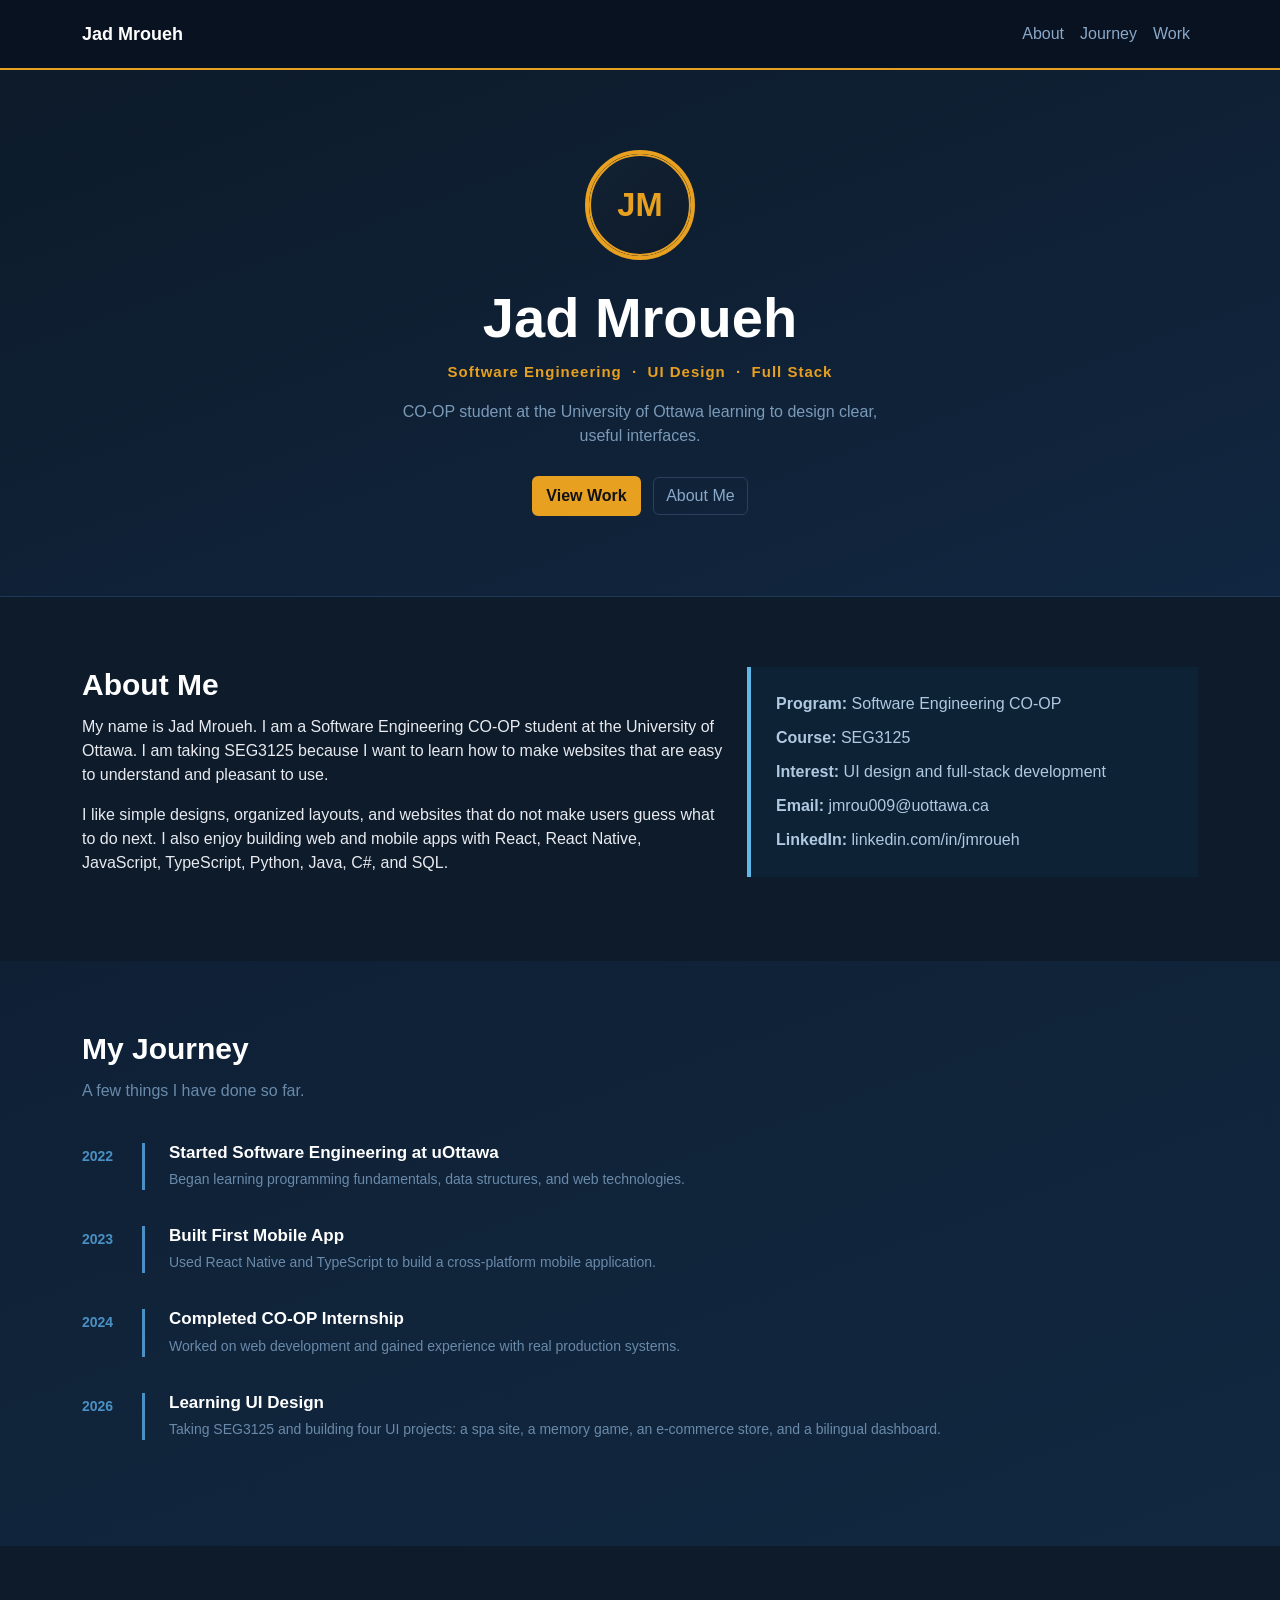
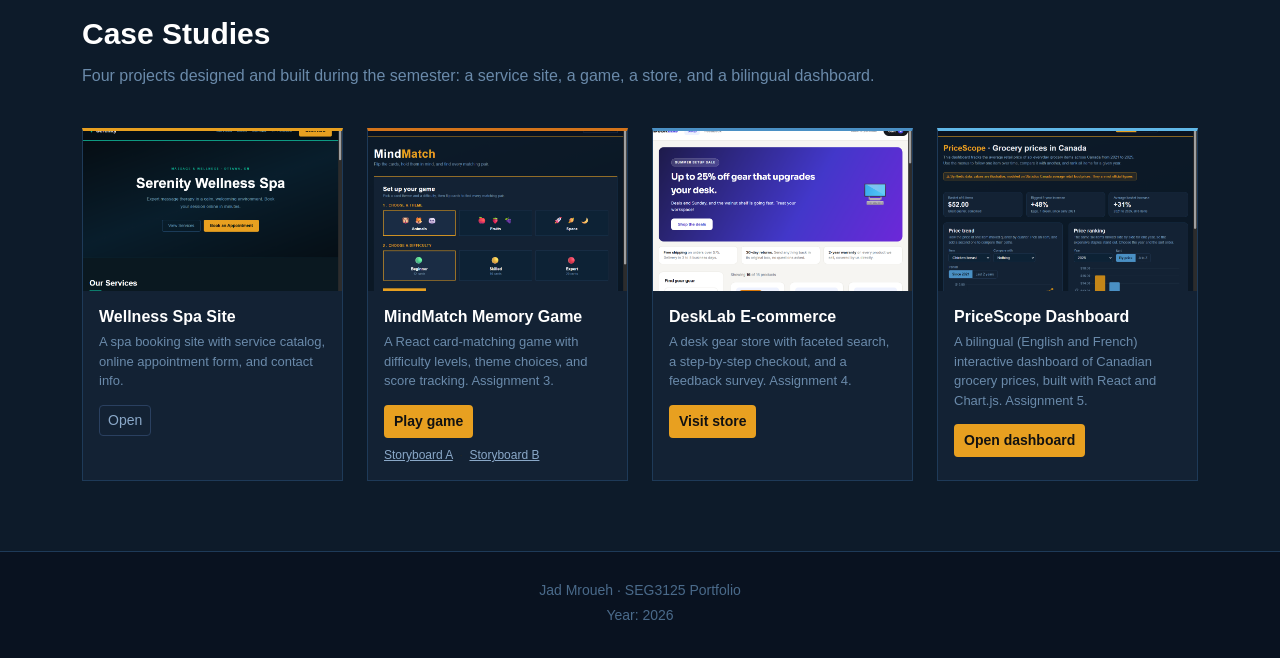
<file: index.html>
<!doctype html>
<html lang="en">
<head>
    <meta charset="utf-8">
    <meta name="viewport" content="width=device-width, initial-scale=1">
    <title>Jad Mroueh - Portfolio</title>
    <link href="https://cdn.jsdelivr.net/npm/bootstrap@5.3.3/dist/css/bootstrap.min.css" rel="stylesheet">
    <link rel="stylesheet" href="styles.css">
</head>
<body>

    <nav class="navbar navbar-expand-lg navbar-light">
        <div class="container">
            <a class="navbar-brand" href="index.html">Jad Mroueh</a>
            <button class="navbar-toggler" type="button" data-bs-toggle="collapse" data-bs-target="#mainMenu">
                <span class="navbar-toggler-icon"></span>
            </button>
            <div class="collapse navbar-collapse" id="mainMenu">
                <ul class="navbar-nav ms-auto">
                    <li class="nav-item">
                        <a class="nav-link" href="#about">About</a>
                    </li>
                    <li class="nav-item">
                        <a class="nav-link" href="#journey">Journey</a>
                    </li>
                    <li class="nav-item">
                        <a class="nav-link" href="#projects">Work</a>
                    </li>
                </ul>
            </div>
        </div>
    </nav>

    <header class="main-header text-center">
        <div class="container">
            <img class="profile-image" src="images/profile.svg" alt="Jad Mroueh monogram">
            <h1>Jad Mroueh</h1>
            <p class="header-subtitle">Software Engineering &nbsp;&middot;&nbsp; UI Design &nbsp;&middot;&nbsp; Full Stack</p>
            <p class="header-desc">CO-OP student at the University of Ottawa learning to design clear, useful interfaces.</p>
            <a href="#projects" class="btn btn-amber me-2">View Work</a>
            <a href="#about" class="btn btn-outline-dark">About Me</a>
        </div>
    </header>

    <main>

        <section id="about" class="page-section">
            <div class="container">
                <div class="row">
                    <div class="col-lg-7">
                        <h2>About Me</h2>
                        <p>
                            My name is Jad Mroueh. I am a Software Engineering CO-OP student at the
                            University of Ottawa. I am taking SEG3125 because I want to learn how to make
                            websites that are easy to understand and pleasant to use.
                        </p>
                        <p>
                            I like simple designs, organized layouts, and websites that do not make users guess
                            what to do next. I also enjoy building web and mobile apps with React, React Native,
                            JavaScript, TypeScript, Python, Java, C#, and SQL.
                        </p>
                    </div>
                    <div class="col-lg-5">
                        <div class="info-box">
                            <p><strong>Program:</strong> Software Engineering CO-OP</p>
                            <p><strong>Course:</strong> SEG3125</p>
                            <p><strong>Interest:</strong> UI design and full-stack development</p>
                            <p><strong>Email:</strong> jmrou009@uottawa.ca</p>
                            <p><strong>LinkedIn:</strong> linkedin.com/in/jmroueh</p>
                        </div>
                    </div>
                </div>
            </div>
        </section>

        <section id="journey" class="page-section grey-section">
            <div class="container">
                <h2>My Journey</h2>
                <p class="section-intro">A few things I have done so far.</p>

                <div class="timeline">

                    <div class="timeline-item">
                        <span class="timeline-year">2022</span>
                        <div class="timeline-content">
                            <h3>Started Software Engineering at uOttawa</h3>
                            <p>Began learning programming fundamentals, data structures, and web technologies.</p>
                        </div>
                    </div>

                    <div class="timeline-item">
                        <span class="timeline-year">2023</span>
                        <div class="timeline-content">
                            <h3>Built First Mobile App</h3>
                            <p>Used React Native and TypeScript to build a cross-platform mobile application.</p>
                        </div>
                    </div>

                    <div class="timeline-item">
                        <span class="timeline-year">2024</span>
                        <div class="timeline-content">
                            <h3>Completed CO-OP Internship</h3>
                            <p>Worked on web development and gained experience with real production systems.</p>
                        </div>
                    </div>

                    <div class="timeline-item">
                        <span class="timeline-year">2026</span>
                        <div class="timeline-content">
                            <h3>Learning UI Design</h3>
                            <p>Taking SEG3125 and building four UI projects: a spa site, a memory game, an e-commerce store, and a bilingual dashboard.</p>
                        </div>
                    </div>

                </div>
            </div>
        </section>

        <section id="projects" class="page-section">
            <div class="container">
                <h2>Case Studies</h2>
                <p class="section-intro">Four projects designed and built during the semester: a service site, a game, a store, and a bilingual dashboard.</p>

                <div class="row g-4">

                    <div class="col-md-6 col-lg-3">
                        <div class="card project-card card-amber">
                            <a href="service.html">
                                <img src="images/service-preview.png" class="card-img-top" alt="Serenity Wellness Spa service site preview">
                            </a>
                            <div class="card-body">
                                <h3 class="card-title">Wellness Spa Site</h3>
                                <p class="card-text">A spa booking site with service catalog, online appointment form, and contact info.</p>
                                <a href="service.html" class="btn btn-outline-dark btn-sm">Open</a>
                            </div>
                        </div>
                    </div>

                    <div class="col-md-6 col-lg-3">
                        <div class="card project-card card-orange">
                            <a href="memory.html">
                                <img src="images/memory-preview.png" class="card-img-top" alt="MindMatch memory game preview">
                            </a>
                            <div class="card-body">
                                <h3 class="card-title">MindMatch Memory Game</h3>
                                <p class="card-text">A React card-matching game with difficulty levels, theme choices, and score tracking. Assignment 3.</p>
                                <a href="memory.html" class="btn btn-amber btn-sm">Play game</a>
                                <div class="mt-2" style="font-size:12px;">
                                    <a href="storyboard-a.html" style="color:#8aa8c8;">Storyboard A</a>
                                    &nbsp;&middot;&nbsp;
                                    <a href="storyboard-b.html" style="color:#8aa8c8;">Storyboard B</a>
                                </div>
                            </div>
                        </div>
                    </div>

                    <div class="col-md-6 col-lg-3">
                        <div class="card project-card card-steel">
                            <a href="ecommerce.html">
                                <img src="images/ecommerce-preview.png" class="card-img-top" alt="DeskLab e-commerce store preview">
                            </a>
                            <div class="card-body">
                                <h3 class="card-title">DeskLab E-commerce</h3>
                                <p class="card-text">A desk gear store with faceted search, a step-by-step checkout, and a feedback survey. Assignment 4.</p>
                                <a href="ecommerce.html" class="btn btn-amber btn-sm">Visit store</a>
                            </div>
                        </div>
                    </div>

                    <div class="col-md-6 col-lg-3">
                        <div class="card project-card card-sky">
                            <a href="analytics.html">
                                <img src="images/analytics-preview.png" class="card-img-top" alt="PriceScope bilingual dashboard preview">
                            </a>
                            <div class="card-body">
                                <h3 class="card-title">PriceScope Dashboard</h3>
                                <p class="card-text">A bilingual (English and French) interactive dashboard of Canadian grocery prices, built with React and Chart.js. Assignment 5.</p>
                                <a href="analytics.html" class="btn btn-amber btn-sm">Open dashboard</a>
                            </div>
                        </div>
                    </div>

                </div>
            </div>
        </section>

    </main>

    <footer class="footer">
        <div class="container">
            <p>Jad Mroueh &middot; SEG3125 Portfolio</p>
            <p id="yearText"></p>
        </div>
    </footer>

    <script src="https://cdn.jsdelivr.net/npm/bootstrap@5.3.3/dist/js/bootstrap.bundle.min.js"></script>
    <script src="script.js"></script>
</body>
</html>
</file>
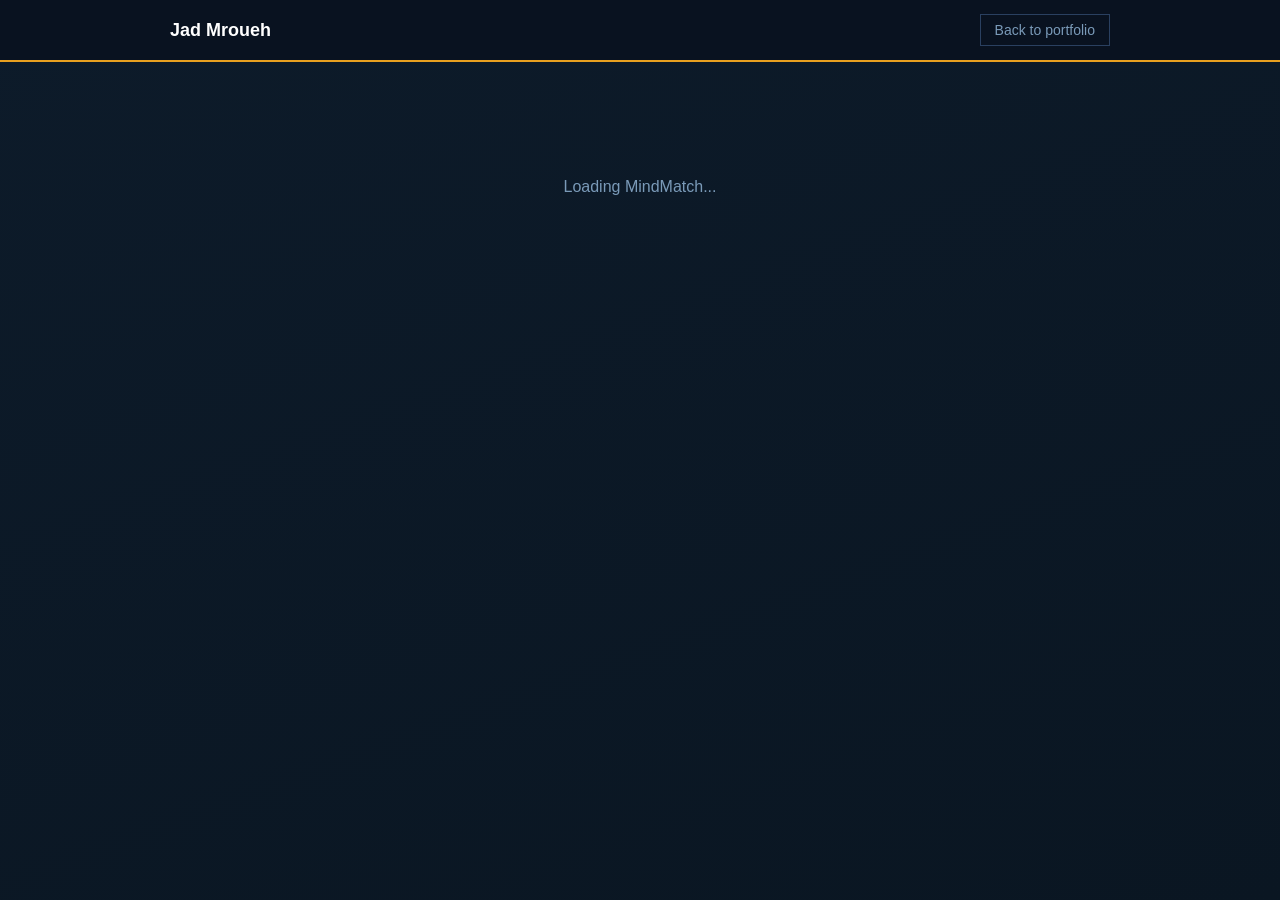
<file: memory.html>
<!doctype html>
<html lang="en">
<head>
    <meta charset="utf-8">
    <meta name="viewport" content="width=device-width, initial-scale=1">
    <title>MindMatch - Memory Game</title>
    <link rel="preconnect" href="https://esm.sh">
    <style>
        :root {
            --bg: #0d1b2a;
            --bg-2: #112640;
            --panel: #132234;
            --panel-2: #0d2235;
            --line: #1e3a58;
            --line-soft: #2a4060;
            --text: #e8eaf0;
            --muted: #7a9ab8;
            --muted-2: #6a8aaa;
            --amber: #e8a020;
            --amber-dark: #d4911c;
            --sky: #60b8e8;
            --steel: #4a90c4;
            --green: #10b89a;
        }

        * { box-sizing: border-box; }

        body {
            margin: 0;
            font-family: Arial, Helvetica, sans-serif;
            color: var(--text);
            background: linear-gradient(160deg, #0d1b2a 0%, #0a1622 100%);
            min-height: 100vh;
        }

        /* top bar */
        .topbar {
            background-color: #091220;
            border-bottom: 2px solid var(--amber);
            padding: 14px 0;
        }
        .topbar .inner {
            max-width: 980px;
            margin: 0 auto;
            padding: 0 20px;
            display: flex;
            align-items: center;
            justify-content: space-between;
        }
        .brand {
            font-weight: bold;
            font-size: 18px;
            color: #fff;
            text-decoration: none;
        }
        .brand:hover { color: var(--amber); }
        .back-link {
            font-size: 14px;
            color: var(--muted);
            text-decoration: none;
            border: 1px solid var(--line-soft);
            padding: 7px 14px;
        }
        .back-link:hover {
            color: var(--sky);
            border-color: var(--sky);
        }

        .wrap {
            max-width: 980px;
            margin: 0 auto;
            padding: 40px 20px 60px;
        }

        /* headings */
        h1.game-title {
            font-size: 44px;
            font-weight: bold;
            color: #fff;
            margin: 0 0 6px;
            letter-spacing: 1px;
        }
        .game-title .accent { color: var(--amber); }
        .tagline {
            color: var(--muted);
            font-size: 16px;
            margin: 0 0 36px;
        }
        h2.panel-title {
            font-size: 24px;
            color: #fff;
            margin: 0 0 4px;
        }
        .panel-sub {
            color: var(--muted-2);
            font-size: 14px;
            margin: 0 0 22px;
        }
        .step-label {
            font-size: 13px;
            font-weight: bold;
            letter-spacing: 1px;
            text-transform: uppercase;
            color: var(--amber);
            margin: 0 0 12px;
        }

        /* setup card */
        .setup {
            background-color: var(--panel);
            border: 1px solid var(--line);
            border-top: 3px solid var(--amber);
            padding: 34px;
        }
        .setup-block { margin-bottom: 30px; }

        .option-grid {
            display: grid;
            grid-template-columns: repeat(3, 1fr);
            gap: 14px;
        }
        .option-grid.levels { grid-template-columns: repeat(3, 1fr); }

        .option {
            background-color: var(--panel-2);
            border: 1px solid var(--line);
            padding: 18px 14px;
            text-align: center;
            cursor: pointer;
            transition: border-color .15s, background-color .15s, transform .1s;
            user-select: none;
        }
        .option:hover {
            border-color: var(--line-soft);
            background-color: #103050;
        }
        .option.selected {
            border-color: var(--amber);
            background-color: #1a2c44;
            box-shadow: inset 0 0 0 1px var(--amber);
        }
        .option .emoji-row {
            font-size: 26px;
            margin-bottom: 8px;
            letter-spacing: 4px;
        }
        .option .opt-name {
            font-size: 15px;
            font-weight: bold;
            color: #fff;
        }
        .option .opt-desc {
            font-size: 12px;
            color: var(--muted-2);
            margin-top: 4px;
        }

        .start-btn {
            display: inline-block;
            background-color: var(--amber);
            color: #111;
            border: 2px solid var(--amber);
            font-weight: bold;
            font-size: 16px;
            padding: 13px 40px;
            cursor: pointer;
            transition: background-color .15s, transform .1s;
        }
        .start-btn:hover { background-color: var(--amber-dark); border-color: var(--amber-dark); }
        .start-btn:active { transform: translateY(1px); }

        /* HUD */
        .hud {
            display: flex;
            gap: 14px;
            flex-wrap: wrap;
            margin-bottom: 24px;
        }
        .stat {
            background-color: var(--panel);
            border: 1px solid var(--line);
            border-left: 3px solid var(--sky);
            padding: 12px 18px;
            min-width: 92px;
        }
        .stat .stat-label {
            font-size: 11px;
            letter-spacing: 1px;
            text-transform: uppercase;
            color: var(--muted-2);
            margin-bottom: 3px;
        }
        .stat .stat-value {
            font-size: 22px;
            font-weight: bold;
            color: #fff;
        }
        .stat.matches { border-left-color: var(--green); }
        .stat.moves { border-left-color: var(--amber); }
        .stat.timer { border-left-color: var(--sky); }

        .hud-actions { margin-left: auto; display: flex; gap: 10px; align-items: center; }
        .ghost-btn {
            background: transparent;
            color: var(--muted);
            border: 1px solid var(--line-soft);
            padding: 9px 16px;
            font-size: 14px;
            cursor: pointer;
        }
        .ghost-btn:hover { color: var(--sky); border-color: var(--sky); }

        /* board */
        .board {
            display: grid;
            gap: 14px;
            justify-content: center;
        }
        .card-cell {
            perspective: 700px;
            aspect-ratio: 3 / 4;
            cursor: pointer;
        }
        .card-inner {
            position: relative;
            width: 100%;
            height: 100%;
            transform-style: preserve-3d;
            transition: transform .4s ease;
        }
        .card-cell.is-flipped .card-inner { transform: rotateY(180deg); }
        .card-face {
            position: absolute;
            inset: 0;
            display: flex;
            align-items: center;
            justify-content: center;
            backface-visibility: hidden;
            border: 1px solid var(--line);
        }
        .card-back {
            background: linear-gradient(150deg, #16304e 0%, #0f2138 100%);
            border-color: var(--line-soft);
        }
        .card-back .logo {
            font-size: 28px;
            color: var(--amber);
            opacity: .85;
        }
        .card-front {
            background-color: #f3f6fb;
            transform: rotateY(180deg);
            font-size: 40px;
        }
        .card-cell.matched .card-front {
            background-color: #d7f5ec;
            border-color: var(--green);
            box-shadow: inset 0 0 0 2px var(--green);
        }

        /* win screen */
        .win {
            background-color: var(--panel);
            border: 1px solid var(--line);
            border-top: 3px solid var(--green);
            padding: 40px;
            text-align: center;
        }
        .win .trophy { font-size: 56px; margin-bottom: 10px; }
        .win h2 { font-size: 30px; color: #fff; margin: 0 0 8px; }
        .win .win-sub { color: var(--muted); margin: 0 0 26px; }
        .win-stats {
            display: flex;
            justify-content: center;
            gap: 28px;
            flex-wrap: wrap;
            margin-bottom: 16px;
        }
        .win-stat .ws-value { font-size: 30px; font-weight: bold; color: var(--amber); }
        .win-stat .ws-label { font-size: 12px; text-transform: uppercase; letter-spacing: 1px; color: var(--muted-2); }
        .best-flag {
            display: inline-block;
            background-color: #1a3a2e;
            color: var(--green);
            border: 1px solid var(--green);
            font-size: 13px;
            font-weight: bold;
            padding: 6px 16px;
            margin-bottom: 26px;
        }
        .win-actions { display: flex; gap: 12px; justify-content: center; flex-wrap: wrap; }

        /* footer note */
        .foot-note {
            text-align: center;
            color: #3f5d7c;
            font-size: 13px;
            margin-top: 48px;
        }

        @media (max-width: 620px) {
            h1.game-title { font-size: 34px; }
            .setup { padding: 22px; }
            .option-grid { grid-template-columns: repeat(3, 1fr); gap: 8px; }
            .option { padding: 12px 6px; }
            .option .emoji-row { font-size: 20px; letter-spacing: 2px; }
            .option .opt-desc { display: none; }
            .board { gap: 9px; }
            .hud-actions { margin-left: 0; width: 100%; }
        }

        .loading { color: var(--muted); padding: 60px 0; text-align: center; }
    </style>
</head>
<body>
    <div class="topbar">
        <div class="inner">
            <a class="brand" href="index.html">Jad Mroueh</a>
            <a class="back-link" href="index.html">Back to portfolio</a>
        </div>
    </div>

    <div id="root"><div class="wrap"><p class="loading">Loading MindMatch...</p></div></div>

    <script type="module">
        // Load React first (hard dependency, same idea as a CDN script tag).
        const ReactMod = await import("https://esm.sh/react@18.3.1");
        const React = ReactMod.default;
        const { useState, useEffect, useRef, useCallback } = React;
        const { createRoot } = await import("https://esm.sh/react-dom@18.3.1/client");

        // Load Motion (motion/react) for animation. If the CDN ever fails to load,
        // fall back to plain elements so the game still plays without animation.
        let motion, AnimatePresence;
        try {
            const M = await import("https://esm.sh/motion@11.11.17/react?deps=react@18.3.1,react-dom@18.3.1");
            motion = M.motion;
            AnimatePresence = M.AnimatePresence;
        } catch (err) {
            const strip = (props) => {
                if (!props) return props;
                const { initial, animate, exit, transition, whileHover, whileTap, whileDrag, layout, layoutId, ...rest } = props;
                return rest;
            };
            motion = new Proxy({}, { get: (_t, tag) => (props, ...kids) => React.createElement(tag, strip(props), ...kids) });
            AnimatePresence = (props) => props.children;
        }

        const e = React.createElement;

        // ---- game configuration data ----
        const THEMES = {
            animals: { name: "Animals", icons: ["🐶","🐱","🦊","🐼","🦁","🐸","🐵","🐷","🐰","🐨","🐯","🐮"], sample: ["🐶","🦊","🐼"] },
            fruits:  { name: "Fruits",  icons: ["🍎","🍌","🍓","🍇","🍊","🍉","🍑","🍍","🥝","🍒","🥥","🍐"], sample: ["🍎","🍓","🍇"] },
            space:   { name: "Space",   icons: ["🚀","🪐","🌙","⭐","☄️","🛸","👽","🌍","🔭","🌟","☀️","🌌"], sample: ["🚀","🪐","🌙"] }
        };

        const LEVELS = {
            easy:   { name: "Beginner", pairs: 6,  cols: 4, desc: "12 cards" },
            medium: { name: "Skilled",  pairs: 8,  cols: 4, desc: "16 cards" },
            hard:   { name: "Expert",   pairs: 10, cols: 5, desc: "20 cards" }
        };

        // ---- helpers ----
        function shuffle(arr) {
            const a = arr.slice();
            for (let i = a.length - 1; i > 0; i--) {
                const j = Math.floor(Math.random() * (i + 1));
                [a[i], a[j]] = [a[j], a[i]];
            }
            return a;
        }

        function buildDeck(themeKey, levelKey) {
            const icons = THEMES[themeKey].icons.slice(0, LEVELS[levelKey].pairs);
            const doubled = icons.flatMap((icon, i) => ([
                { id: i + "-a", pairId: i, icon },
                { id: i + "-b", pairId: i, icon }
            ]));
            return shuffle(doubled);
        }

        function formatTime(sec) {
            const m = Math.floor(sec / 60);
            const s = sec % 60;
            return (m < 10 ? "0" : "") + m + ":" + (s < 10 ? "0" : "") + s;
        }

        function bestKey(themeKey, levelKey) {
            return "mindmatch_best_" + themeKey + "_" + levelKey;
        }

        // ---- option button ----
        function Option({ selected, onClick, emojiRow, name, desc }) {
            return e(motion.div, {
                className: "option" + (selected ? " selected" : ""),
                onClick,
                whileHover: { y: -2 },
                whileTap: { scale: 0.97 }
            },
                e("div", { className: "emoji-row" }, emojiRow),
                e("div", { className: "opt-name" }, name),
                desc ? e("div", { className: "opt-desc" }, desc) : null
            );
        }

        // ---- setup screen ----
        function SetupScreen({ onStart }) {
            const [theme, setTheme] = useState("animals");
            const [level, setLevel] = useState("easy");

            return e(motion.div, {
                className: "setup",
                initial: { opacity: 0, y: 16 },
                animate: { opacity: 1, y: 0 },
                exit: { opacity: 0, y: -16 },
                transition: { duration: 0.25 }
            },
                e("h2", { className: "panel-title" }, "Set up your game"),
                e("p", { className: "panel-sub" }, "Pick a card theme and a difficulty, then flip cards to find every matching pair."),

                e("div", { className: "setup-block" },
                    e("p", { className: "step-label" }, "1 . Choose a theme"),
                    e("div", { className: "option-grid" },
                        Object.entries(THEMES).map(([key, t]) =>
                            e(Option, {
                                key,
                                selected: theme === key,
                                onClick: () => setTheme(key),
                                emojiRow: t.sample.join(" "),
                                name: t.name
                            })
                        )
                    )
                ),

                e("div", { className: "setup-block" },
                    e("p", { className: "step-label" }, "2 . Choose a difficulty"),
                    e("div", { className: "option-grid levels" },
                        Object.entries(LEVELS).map(([key, lv]) =>
                            e(Option, {
                                key,
                                selected: level === key,
                                onClick: () => setLevel(key),
                                emojiRow: lv.name === "Beginner" ? "🟢" : lv.name === "Skilled" ? "🟡" : "🔴",
                                name: lv.name,
                                desc: lv.desc
                            })
                        )
                    )
                ),

                e(motion.button, {
                    className: "start-btn",
                    onClick: () => onStart(theme, level),
                    whileTap: { scale: 0.96 }
                }, "Start game")
            );
        }

        // ---- single card ----
        // The flip is CSS-driven (via the is-flipped class) so it works even if
        // the animation library is unavailable.
        function Card({ card, flipped, matched, onClick }) {
            const isUp = flipped || matched;
            return e("div", {
                className: "card-cell" + (matched ? " matched" : "") + (isUp ? " is-flipped" : ""),
                onClick
            },
                e("div", { className: "card-inner" },
                    e("div", { className: "card-face card-back" }, e("span", { className: "logo" }, "✦")),
                    e("div", { className: "card-face card-front" }, card.icon)
                )
            );
        }

        // ---- game board screen ----
        function GameScreen({ themeKey, levelKey, onWin, onQuit }) {
            const [deck, setDeck] = useState(() => buildDeck(themeKey, levelKey));
            const [flipped, setFlipped] = useState([]);       // indexes currently face up (max 2)
            const [matched, setMatched] = useState([]);        // pairIds solved
            const [moves, setMoves] = useState(0);
            const [seconds, setSeconds] = useState(0);
            const [locked, setLocked] = useState(false);
            const timerRef = useRef(null);

            const cols = LEVELS[levelKey].cols;
            const totalPairs = LEVELS[levelKey].pairs;

            // timer
            useEffect(() => {
                timerRef.current = setInterval(() => setSeconds(s => s + 1), 1000);
                return () => clearInterval(timerRef.current);
            }, []);

            // win check
            useEffect(() => {
                if (matched.length === totalPairs) {
                    clearInterval(timerRef.current);
                    const t = setTimeout(() => onWin({ moves, seconds }), 650);
                    return () => clearTimeout(t);
                }
            }, [matched, totalPairs, moves, seconds, onWin]);

            const handleFlip = useCallback((index) => {
                if (locked) return;
                if (flipped.includes(index)) return;
                if (matched.includes(deck[index].pairId)) return;

                const next = [...flipped, index];
                setFlipped(next);

                if (next.length === 2) {
                    setMoves(m => m + 1);
                    setLocked(true);
                    const [a, b] = next;
                    if (deck[a].pairId === deck[b].pairId) {
                        setTimeout(() => {
                            setMatched(prev => [...prev, deck[a].pairId]);
                            setFlipped([]);
                            setLocked(false);
                        }, 450);
                    } else {
                        setTimeout(() => {
                            setFlipped([]);
                            setLocked(false);
                        }, 850);
                    }
                }
            }, [locked, flipped, matched, deck]);

            return e(motion.div, {
                initial: { opacity: 0 },
                animate: { opacity: 1 },
                exit: { opacity: 0 }
            },
                e("div", { className: "hud" },
                    e("div", { className: "stat matches" },
                        e("div", { className: "stat-label" }, "Pairs"),
                        e("div", { className: "stat-value" }, matched.length + " / " + totalPairs)
                    ),
                    e("div", { className: "stat moves" },
                        e("div", { className: "stat-label" }, "Moves"),
                        e("div", { className: "stat-value" }, moves)
                    ),
                    e("div", { className: "stat timer" },
                        e("div", { className: "stat-label" }, "Time"),
                        e("div", { className: "stat-value" }, formatTime(seconds))
                    ),
                    e("div", { className: "hud-actions" },
                        e("button", { className: "ghost-btn", onClick: onQuit }, "New setup")
                    )
                ),

                e("div", {
                    className: "board",
                    style: { gridTemplateColumns: "repeat(" + cols + ", minmax(54px, 90px))" }
                },
                    deck.map((card, i) =>
                        e(Card, {
                            key: card.id,
                            card,
                            flipped: flipped.includes(i),
                            matched: matched.includes(card.pairId),
                            onClick: () => handleFlip(i)
                        })
                    )
                )
            );
        }

        // ---- win screen ----
        function WinScreen({ result, themeKey, levelKey, onReplay, onSetup }) {
            const [best, setBest] = useState(null);
            const [isNewBest, setIsNewBest] = useState(false);

            useEffect(() => {
                const key = bestKey(themeKey, levelKey);
                let stored = null;
                try { stored = JSON.parse(localStorage.getItem(key)); } catch (err) {}
                const score = result.moves; // fewer moves is better, tie-break by time
                let newBest = false;
                if (!stored || score < stored.moves || (score === stored.moves && result.seconds < stored.seconds)) {
                    const record = { moves: result.moves, seconds: result.seconds };
                    try { localStorage.setItem(key, JSON.stringify(record)); } catch (err) {}
                    setBest(record);
                    newBest = true;
                } else {
                    setBest(stored);
                }
                setIsNewBest(newBest);
            }, [result, themeKey, levelKey]);

            return e(motion.div, {
                className: "win",
                initial: { opacity: 0, scale: 0.95 },
                animate: { opacity: 1, scale: 1 },
                transition: { duration: 0.3 }
            },
                e(motion.div, {
                    className: "trophy",
                    initial: { rotate: -12, scale: 0.6 },
                    animate: { rotate: 0, scale: 1 },
                    transition: { type: "spring", stiffness: 220, damping: 12 }
                }, "🏆"),
                e("h2", null, "All pairs matched"),
                e("p", { className: "win-sub" },
                    THEMES[themeKey].name + " . " + LEVELS[levelKey].name + " level"),

                e("div", { className: "win-stats" },
                    e("div", { className: "win-stat" },
                        e("div", { className: "ws-value" }, result.moves),
                        e("div", { className: "ws-label" }, "Moves")
                    ),
                    e("div", { className: "win-stat" },
                        e("div", { className: "ws-value" }, formatTime(result.seconds)),
                        e("div", { className: "ws-label" }, "Time")
                    ),
                    best ? e("div", { className: "win-stat" },
                        e("div", { className: "ws-value" }, best.moves),
                        e("div", { className: "ws-label" }, "Best moves")
                    ) : null
                ),

                isNewBest ? e("div", { className: "best-flag" }, "★ New personal best") : null,

                e("div", { className: "win-actions" },
                    e(motion.button, { className: "start-btn", onClick: onReplay, whileTap: { scale: 0.96 } }, "Play again"),
                    e("button", { className: "ghost-btn", onClick: onSetup }, "Change settings")
                )
            );
        }

        // ---- root app: screen state machine ----
        function App() {
            const [screen, setScreen] = useState("setup"); // setup | game | win
            const [config, setConfig] = useState({ theme: "animals", level: "easy" });
            const [result, setResult] = useState(null);
            const [gameKey, setGameKey] = useState(0);

            const start = (theme, level) => {
                setConfig({ theme, level });
                setScreen("game");
                setGameKey(k => k + 1);
            };
            const win = (res) => { setResult(res); setScreen("win"); };
            const replay = () => { setScreen("game"); setGameKey(k => k + 1); };
            const toSetup = () => setScreen("setup");

            return e("div", null,
                e("div", { className: "wrap" },
                    e("h1", { className: "game-title" }, "Mind", e("span", { className: "accent" }, "Match")),
                    e("p", { className: "tagline" }, "Flip the cards, hold them in mind, and find every matching pair."),

                    e(AnimatePresence, { mode: "wait" },
                        screen === "setup"
                            ? e(SetupScreen, { key: "setup", onStart: start })
                            : screen === "game"
                                ? e(GameScreen, { key: "game-" + gameKey, themeKey: config.theme, levelKey: config.level, onWin: win, onQuit: toSetup })
                                : e(WinScreen, { key: "win", result, themeKey: config.theme, levelKey: config.level, onReplay: replay, onSetup: toSetup })
                    ),

                    e("p", { className: "foot-note" }, "MindMatch . SEG3125 Assignment 3 . Built with React")
                )
            );
        }

        createRoot(document.getElementById("root")).render(e(App));
    </script>
</body>
</html>
</file>
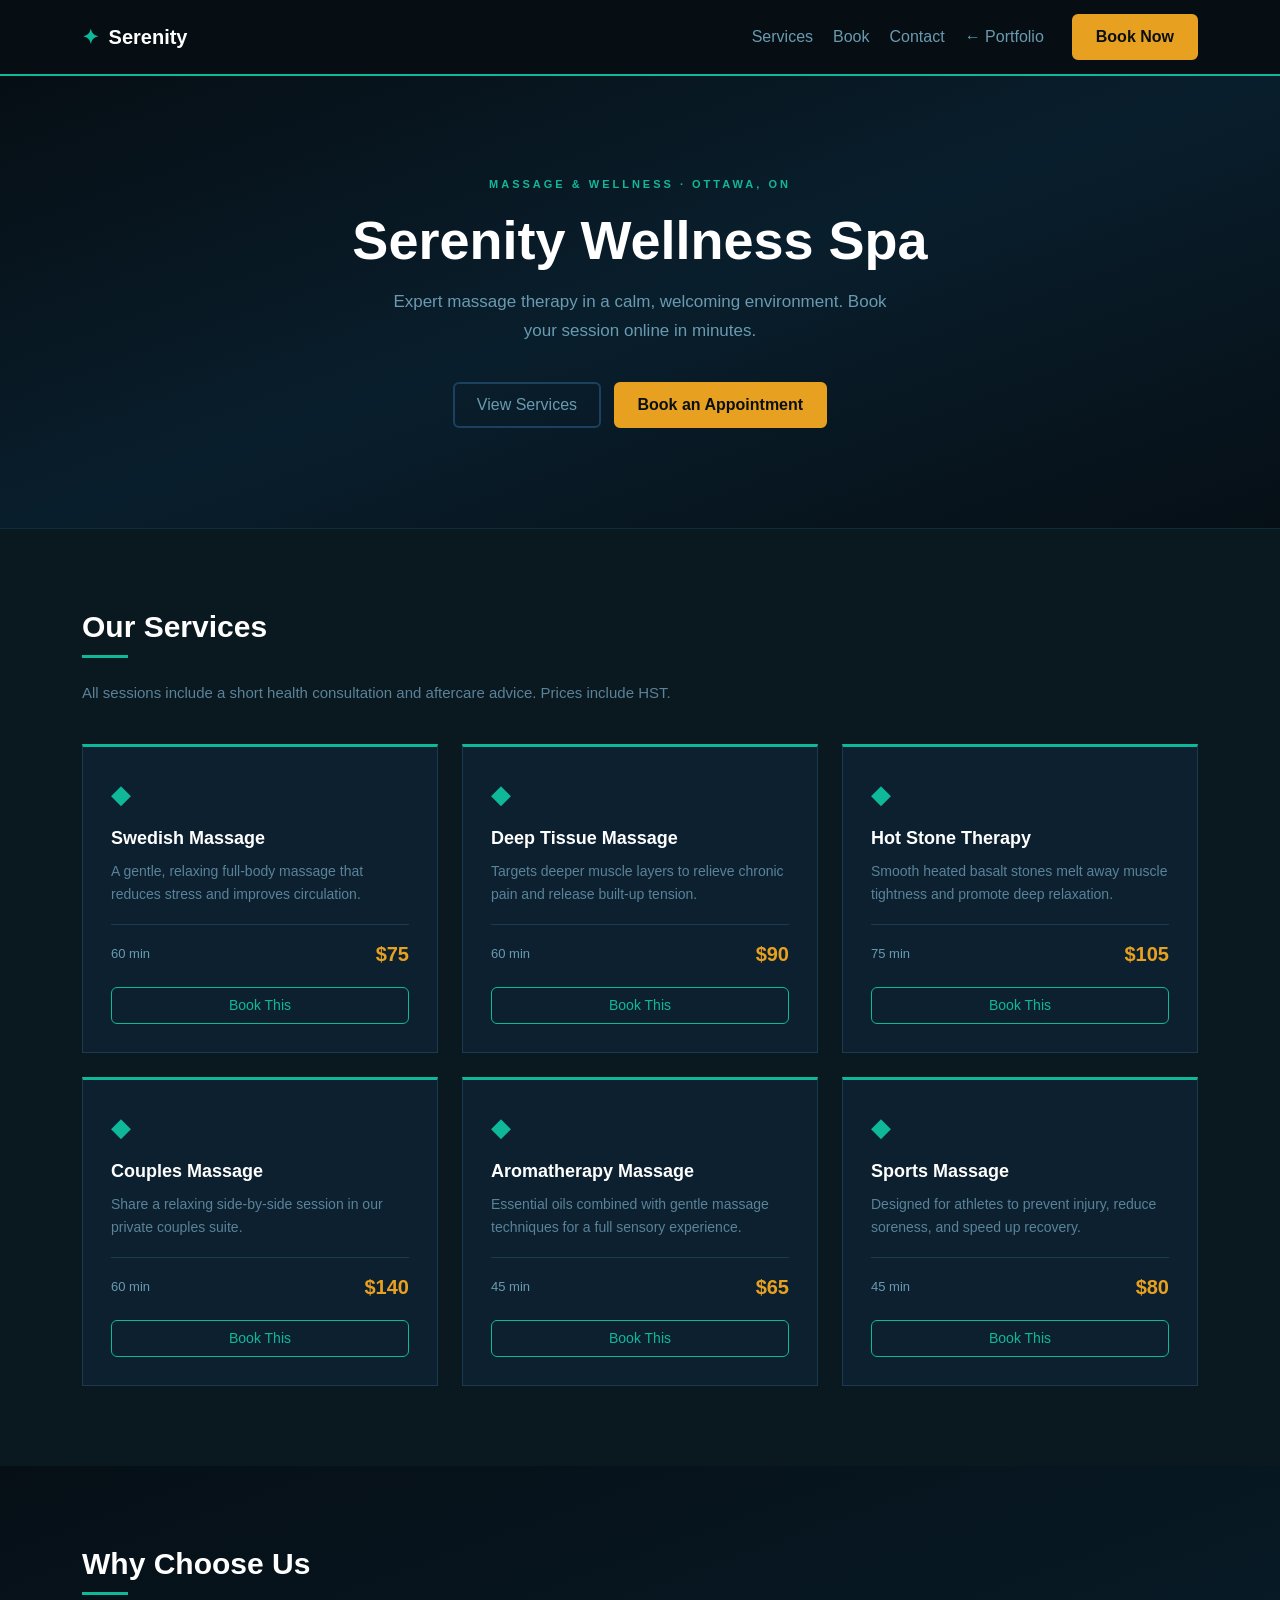
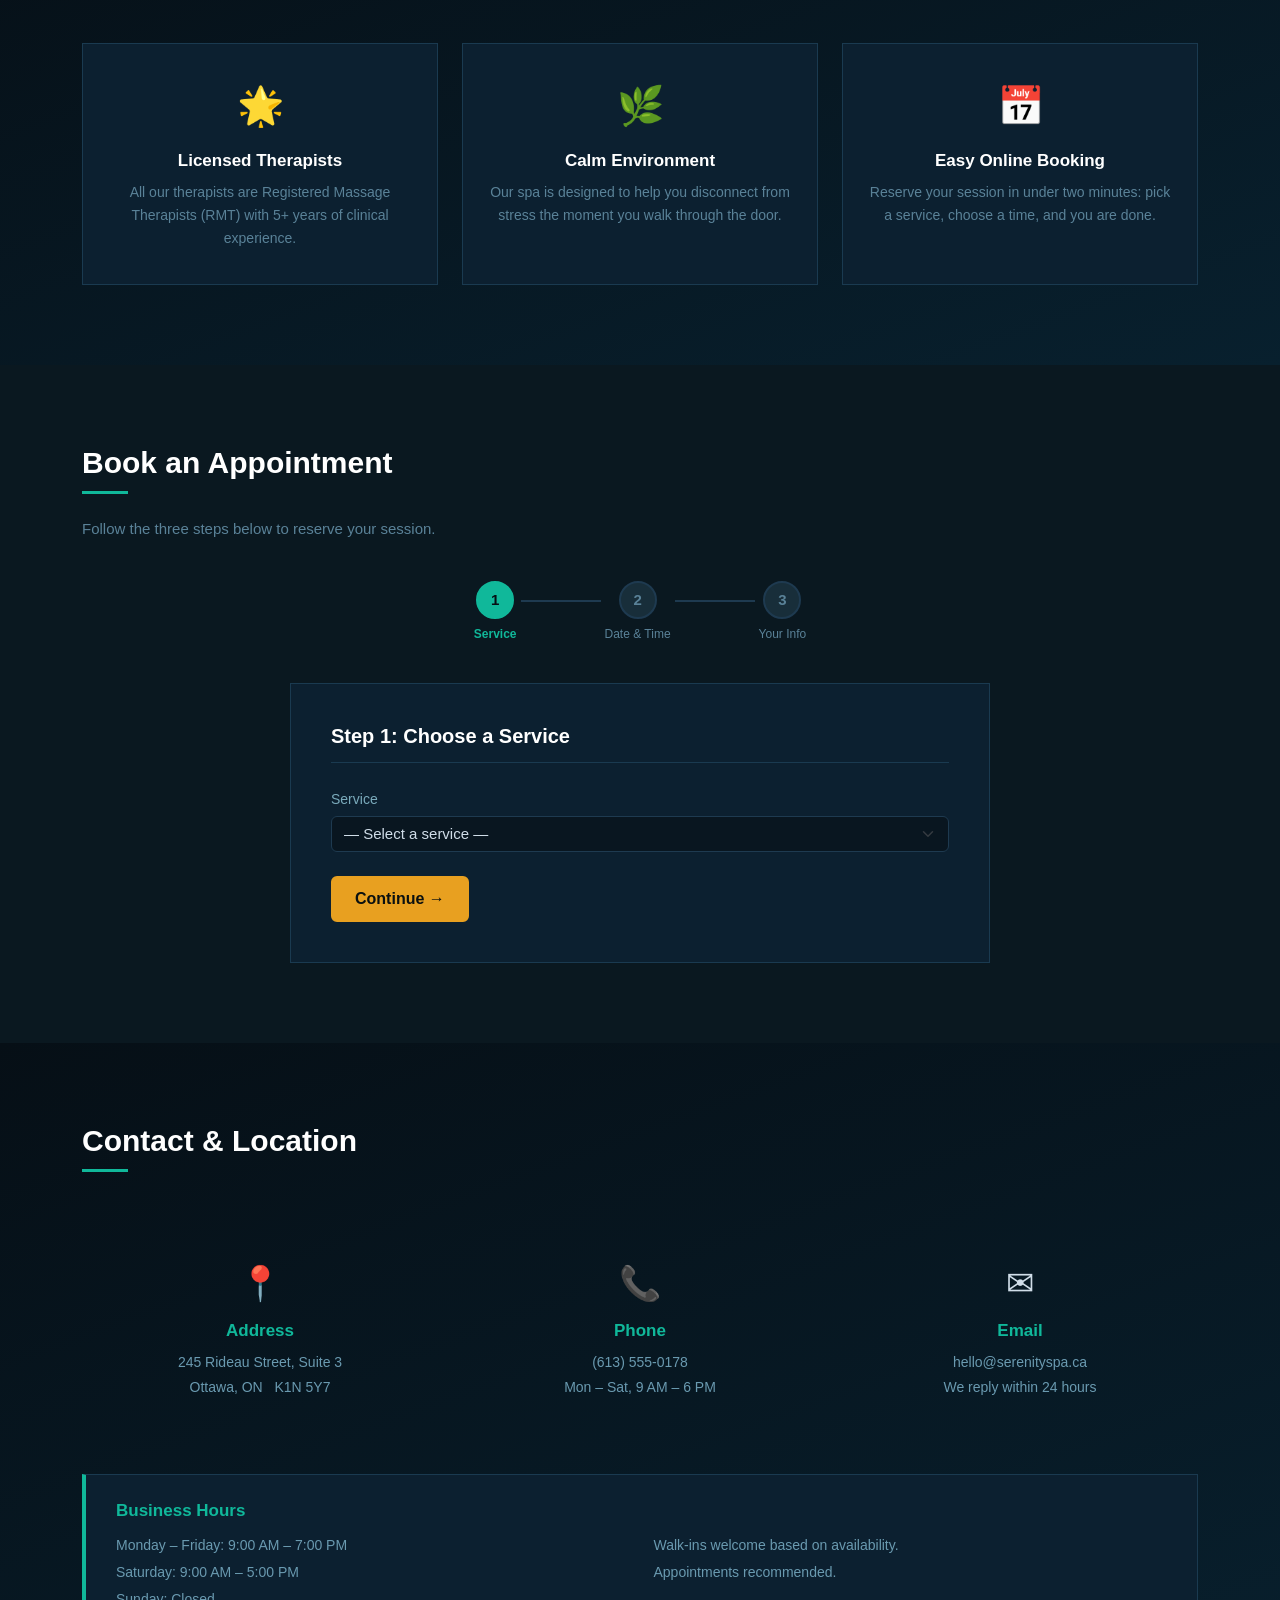
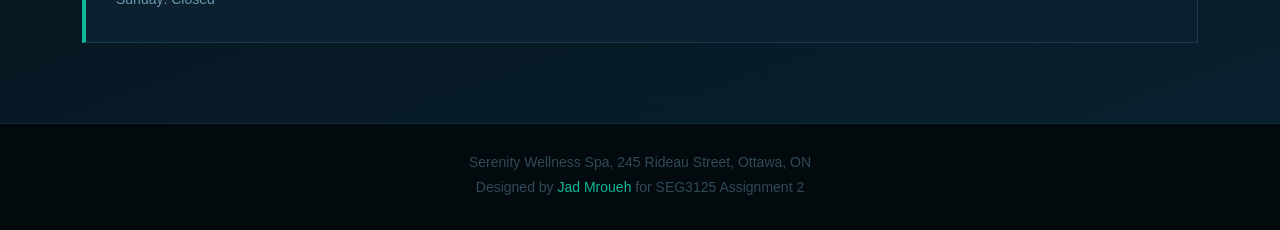
<file: service.html>
<!doctype html>
<html lang="en">
<head>
    <meta charset="utf-8">
    <meta name="viewport" content="width=device-width, initial-scale=1">
    <title>Serenity Wellness Spa, Ottawa</title>
    <link href="https://cdn.jsdelivr.net/npm/bootstrap@5.3.3/dist/css/bootstrap.min.css" rel="stylesheet">
    <link rel="stylesheet" href="service-styles.css">
</head>
<body>

    <!-- ============================================================
         NAVBAR
    ============================================================ -->
    <nav class="navbar navbar-expand-lg svc-navbar">
        <div class="container">
            <a class="navbar-brand svc-brand" href="index.html">
                <span class="brand-leaf">&#10022;</span> Serenity
            </a>
            <button class="navbar-toggler" type="button"
                    data-bs-toggle="collapse"
                    data-bs-target="#svcMenu"
                    aria-controls="svcMenu"
                    aria-expanded="false"
                    aria-label="Toggle navigation">
                <span class="navbar-toggler-icon"></span>
            </button>
            <div class="collapse navbar-collapse" id="svcMenu">
                <ul class="navbar-nav ms-auto me-3">
                    <li class="nav-item">
                        <a class="nav-link svc-nav-link" href="#services">Services</a>
                    </li>
                    <li class="nav-item">
                        <a class="nav-link svc-nav-link" href="#bookingSection">Book</a>
                    </li>
                    <li class="nav-item">
                        <a class="nav-link svc-nav-link" href="#contact">Contact</a>
                    </li>
                    <li class="nav-item">
                        <a class="nav-link svc-nav-link" href="index.html">&#8592; Portfolio</a>
                    </li>
                </ul>
                <a href="#bookingSection" class="btn btn-teal">Book Now</a>
            </div>
        </div>
    </nav>

    <!-- ============================================================
         HERO
    ============================================================ -->
    <header class="svc-hero">
        <div class="container">
            <p class="hero-tag">Massage &amp; Wellness &middot; Ottawa, ON</p>
            <h1 class="hero-title">Serenity Wellness Spa</h1>
            <p class="hero-sub">
                Expert massage therapy in a calm, welcoming environment.
                Book your session online in minutes.
            </p>
            <a href="#services" class="btn btn-outline-teal me-2">View Services</a>
            <a href="#bookingSection" class="btn btn-teal">Book an Appointment</a>
        </div>
    </header>

    <!-- ============================================================
         SERVICES
    ============================================================ -->
    <section id="services" class="svc-section">
        <div class="container">
            <h2 class="svc-heading">Our Services</h2>
            <p class="svc-intro">
                All sessions include a short health consultation and aftercare advice.
                Prices include HST.
            </p>
            <!-- Service cards are populated by service-script.js -->
            <div class="row g-4" id="servicesContainer"></div>
        </div>
    </section>

    <!-- ============================================================
         WHY CHOOSE US
    ============================================================ -->
    <section class="svc-section svc-dark-section">
        <div class="container">
            <h2 class="svc-heading">Why Choose Us</h2>
            <div class="row g-4 mt-2">

                <div class="col-md-4">
                    <div class="feature-card">
                        <div class="feature-icon">&#127775;</div>
                        <h3>Licensed Therapists</h3>
                        <p>
                            All our therapists are Registered Massage Therapists (RMT)
                            with 5+ years of clinical experience.
                        </p>
                    </div>
                </div>

                <div class="col-md-4">
                    <div class="feature-card">
                        <div class="feature-icon">&#127807;</div>
                        <h3>Calm Environment</h3>
                        <p>
                            Our spa is designed to help you disconnect from stress
                            the moment you walk through the door.
                        </p>
                    </div>
                </div>

                <div class="col-md-4">
                    <div class="feature-card">
                        <div class="feature-icon">&#128197;</div>
                        <h3>Easy Online Booking</h3>
                        <p>
                            Reserve your session in under two minutes:
                            pick a service, choose a time, and you are done.
                        </p>
                    </div>
                </div>

            </div>
        </div>
    </section>

    <!-- ============================================================
         BOOKING SECTION
    ============================================================ -->
    <section id="bookingSection" class="svc-section">
        <div class="container">
            <h2 class="svc-heading">Book an Appointment</h2>
            <p class="svc-intro">Follow the three steps below to reserve your session.</p>

            <!-- Step progress indicators -->
            <div class="step-indicators">
                <div class="step-indicator" id="indicator1">
                    <span class="step-num">1</span>
                    <span class="step-label">Service</span>
                </div>
                <div class="step-line"></div>
                <div class="step-indicator" id="indicator2">
                    <span class="step-num">2</span>
                    <span class="step-label">Date &amp; Time</span>
                </div>
                <div class="step-line"></div>
                <div class="step-indicator" id="indicator3">
                    <span class="step-num">3</span>
                    <span class="step-label">Your Info</span>
                </div>
            </div>

            <div class="booking-box">

                <!-- STEP 1 — Choose a service -->
                <div id="step1">
                    <h3 class="step-title">Step 1: Choose a Service</h3>

                    <div class="mb-3">
                        <label for="serviceSelect" class="svc-label">Service</label>
                        <select class="form-select svc-select" id="serviceSelect">
                            <option value="">&#8212; Select a service &#8212;</option>
                        </select>
                    </div>

                    <div id="step1Error" class="svc-error" style="display: none;"></div>

                    <div class="mt-4">
                        <button class="btn btn-teal" onclick="nextStep()">Continue &rarr;</button>
                    </div>
                </div>

                <!-- STEP 2 — Pick a date and time -->
                <div id="step2" style="display: none;">
                    <h3 class="step-title">Step 2: Pick a Date &amp; Time</h3>

                    <div class="mb-4">
                        <label for="dateInput" class="svc-label">Date</label>
                        <input type="date" class="form-control svc-input" id="dateInput">
                    </div>

                    <div class="mb-3">
                        <label class="svc-label">Available Time Slots</label>
                        <!-- Time slot buttons are rendered by service-script.js -->
                        <div id="timeSlotsContainer" class="time-slots-grid"></div>
                    </div>

                    <div id="step2Error" class="svc-error" style="display: none;"></div>

                    <div class="mt-4 d-flex gap-3 flex-wrap">
                        <button class="btn btn-outline-teal" onclick="prevStep()">&larr; Back</button>
                        <button class="btn btn-teal" onclick="nextStep()">Continue &rarr;</button>
                    </div>
                </div>

                <!-- STEP 3 — Personal information -->
                <div id="step3" style="display: none;">
                    <h3 class="step-title">Step 3: Your Information</h3>

                    <div class="row">
                        <div class="col-md-6 mb-3">
                            <label for="nameInput" class="svc-label">Full Name *</label>
                            <input type="text" class="form-control svc-input" id="nameInput"
                                   placeholder="Jane Smith">
                        </div>
                        <div class="col-md-6 mb-3">
                            <label for="emailInput" class="svc-label">Email Address *</label>
                            <input type="email" class="form-control svc-input" id="emailInput"
                                   placeholder="jane@email.com">
                        </div>
                        <div class="col-md-6 mb-3">
                            <label for="phoneInput" class="svc-label">Phone Number (optional)</label>
                            <input type="tel" class="form-control svc-input" id="phoneInput"
                                   placeholder="(613) 555-1234">
                        </div>
                        <div class="col-12 mb-3">
                            <label for="notesInput" class="svc-label">Notes (optional)</label>
                            <textarea class="form-control svc-input" id="notesInput" rows="3"
                                      placeholder="Any health concerns, preferences, or questions..."></textarea>
                        </div>
                    </div>

                    <div id="step3Error" class="svc-error" style="display: none;"></div>

                    <div class="mt-4 d-flex gap-3 flex-wrap">
                        <button class="btn btn-outline-teal" onclick="prevStep()">&larr; Back</button>
                        <button class="btn btn-teal" onclick="submitBooking()">Confirm Booking</button>
                    </div>
                </div>

                <!-- STEP 4 — Confirmation -->
                <div id="step4" style="display: none;">
                    <div class="confirm-box">
                        <div class="confirm-check">&#10003;</div>
                        <h3>Appointment Confirmed!</h3>
                        <p>We will send a reminder to your email 24 hours before your session.</p>
                    </div>

                    <div class="confirm-details">
                        <div class="confirm-row">
                            <span class="confirm-label">Service</span>
                            <span id="confirmService" class="confirm-value"></span>
                        </div>
                        <div class="confirm-row">
                            <span class="confirm-label">Date</span>
                            <span id="confirmDate" class="confirm-value"></span>
                        </div>
                        <div class="confirm-row">
                            <span class="confirm-label">Time</span>
                            <span id="confirmTime" class="confirm-value"></span>
                        </div>
                        <div class="confirm-row">
                            <span class="confirm-label">Name</span>
                            <span id="confirmName" class="confirm-value"></span>
                        </div>
                        <div class="confirm-row">
                            <span class="confirm-label">Email</span>
                            <span id="confirmEmail" class="confirm-value"></span>
                        </div>
                    </div>

                    <div class="text-center mt-4">
                        <button class="btn btn-outline-teal" onclick="resetBooking()">
                            Book Another Appointment
                        </button>
                    </div>
                </div>

            </div><!-- end booking-box -->
        </div>
    </section>

    <!-- ============================================================
         CONTACT & LOCATION
    ============================================================ -->
    <section id="contact" class="svc-section svc-dark-section">
        <div class="container">
            <h2 class="svc-heading">Contact &amp; Location</h2>

            <div class="row mt-4 g-4">
                <div class="col-md-4">
                    <div class="contact-item">
                        <div class="contact-icon">&#128205;</div>
                        <h3>Address</h3>
                        <p>245 Rideau Street, Suite 3</p>
                        <p>Ottawa, ON &nbsp; K1N 5Y7</p>
                    </div>
                </div>
                <div class="col-md-4">
                    <div class="contact-item">
                        <div class="contact-icon">&#128222;</div>
                        <h3>Phone</h3>
                        <p>(613) 555-0178</p>
                        <p class="contact-note">Mon &ndash; Sat, 9 AM &ndash; 6 PM</p>
                    </div>
                </div>
                <div class="col-md-4">
                    <div class="contact-item">
                        <div class="contact-icon">&#9993;</div>
                        <h3>Email</h3>
                        <p>hello@serenityspa.ca</p>
                        <p class="contact-note">We reply within 24 hours</p>
                    </div>
                </div>
            </div>

            <div class="hours-box">
                <h3>Business Hours</h3>
                <div class="row">
                    <div class="col-md-6">
                        <p>Monday &ndash; Friday: 9:00 AM &ndash; 7:00 PM</p>
                        <p>Saturday: 9:00 AM &ndash; 5:00 PM</p>
                        <p>Sunday: Closed</p>
                    </div>
                    <div class="col-md-6">
                        <p>Walk-ins welcome based on availability.</p>
                        <p>Appointments recommended.</p>
                    </div>
                </div>
            </div>

        </div>
    </section>

    <!-- ============================================================
         FOOTER
    ============================================================ -->
    <footer class="svc-footer">
        <div class="container">
            <p>Serenity Wellness Spa, 245 Rideau Street, Ottawa, ON</p>
            <p>
                Designed by <a href="index.html">Jad Mroueh</a>
                for SEG3125 Assignment 2
            </p>
        </div>
    </footer>

    <script src="https://cdn.jsdelivr.net/npm/bootstrap@5.3.3/dist/js/bootstrap.bundle.min.js"></script>
    <script src="service-script.js"></script>
</body>
</html>
</file>
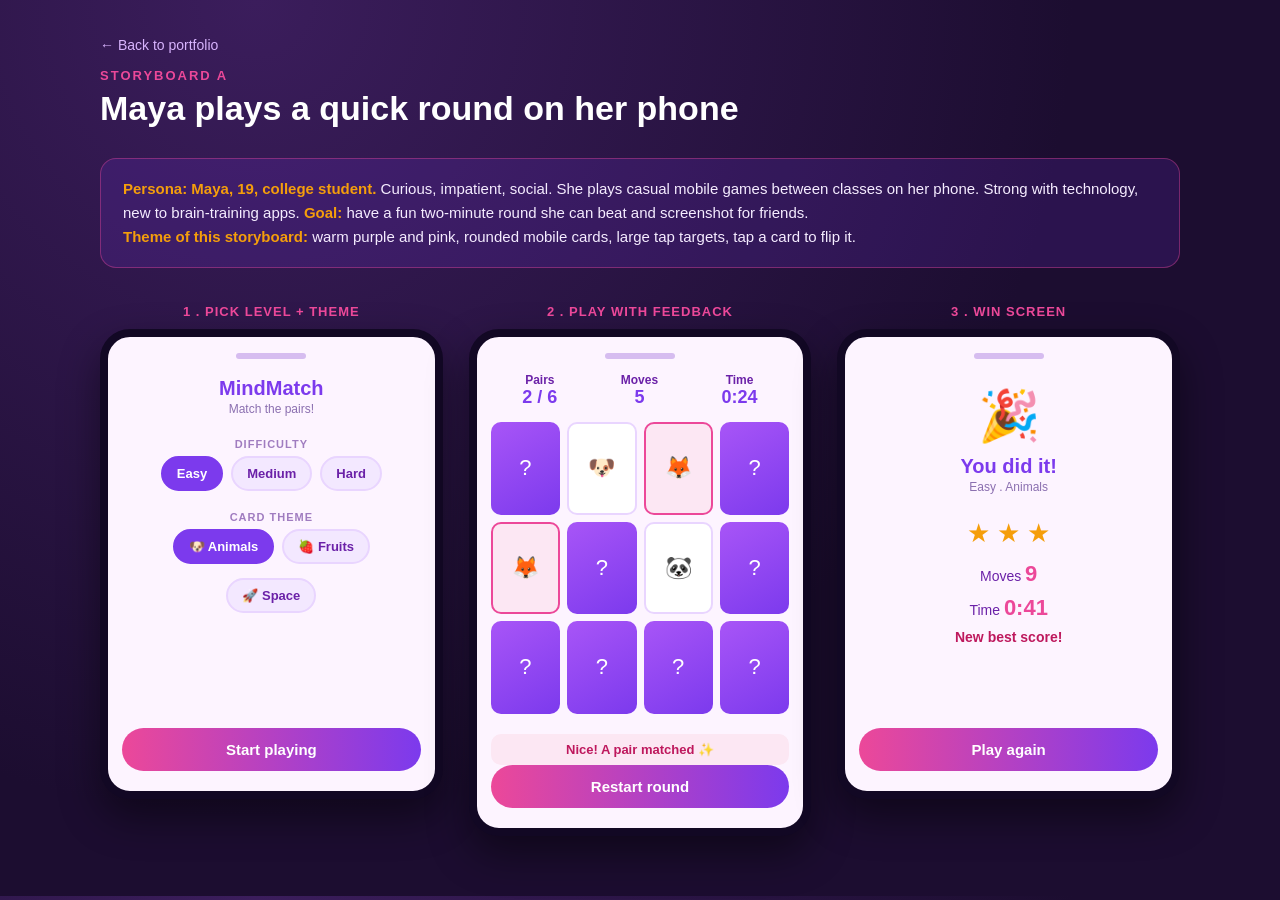
<file: storyboard-a.html>
<!doctype html>
<html lang="en">
<head>
    <meta charset="utf-8">
    <meta name="viewport" content="width=device-width, initial-scale=1">
    <title>Storyboard A - Maya - MindMatch</title>
    <style>
        /* Storyboard A: playful warm theme, vertical phone mockups, tap-to-flip */
        :root {
            --bg: #2a1340;
            --ink: #2b1840;
            --purple: #7c3aed;
            --pink: #ec4899;
            --amber: #f59e0b;
            --paper: #fdf4ff;
        }
        * { box-sizing: border-box; }
        body {
            margin: 0;
            font-family: "Trebuchet MS", Verdana, sans-serif;
            background: radial-gradient(circle at 20% 0%, #3b1d5c 0%, #1c0d30 60%);
            color: #f5ecff;
            padding: 36px 16px 60px;
        }
        .head { max-width: 1080px; margin: 0 auto 30px; }
        .kicker { color: var(--pink); font-weight: bold; letter-spacing: 2px; font-size: 13px; text-transform: uppercase; margin: 0 0 6px; }
        h1 { font-size: 34px; margin: 0 0 10px; color: #fff; }
        .persona {
            background: rgba(124,58,237,.16);
            border: 1px solid rgba(236,72,153,.4);
            border-radius: 16px;
            padding: 18px 22px;
            max-width: 1080px;
            margin: 0 auto 36px;
            font-size: 15px;
            line-height: 1.6;
        }
        .persona b { color: var(--amber); }
        .back { color: #d8b4fe; text-decoration: none; font-size: 14px; }
        .back:hover { color: #fff; }

        .frames {
            max-width: 1080px;
            margin: 0 auto;
            display: grid;
            grid-template-columns: repeat(3, 1fr);
            gap: 26px;
        }
        .frame { text-align: center; }
        .frame .step { font-size: 13px; color: var(--pink); font-weight: bold; margin-bottom: 10px; text-transform: uppercase; letter-spacing: 1px; }
        .phone {
            background: var(--paper);
            border-radius: 30px;
            border: 8px solid #120824;
            padding: 16px 14px 20px;
            color: #2b1840;
            box-shadow: 0 18px 40px rgba(0,0,0,.45);
            min-height: 470px;
            display: flex;
            flex-direction: column;
        }
        .notch { width: 70px; height: 6px; background: #d6bcf0; border-radius: 4px; margin: 0 auto 14px; }
        .phone h2 { font-size: 20px; margin: 4px 0 2px; color: var(--purple); }
        .phone .sub { font-size: 12px; color: #8b6fb0; margin: 0 0 16px; }

        .pill-row { display: flex; gap: 8px; justify-content: center; flex-wrap: wrap; margin-bottom: 14px; }
        .pill {
            background: #f3e8ff; border: 2px solid #e9d5ff; border-radius: 999px;
            padding: 8px 14px; font-size: 13px; font-weight: bold; color: #6b21a8;
        }
        .pill.on { background: var(--purple); color: #fff; border-color: var(--purple); }
        .label { font-size: 11px; text-transform: uppercase; letter-spacing: 1px; color: #a07cc0; margin: 6px 0; font-weight: bold; }
        .cta {
            margin-top: auto;
            background: linear-gradient(90deg, var(--pink), var(--purple));
            color: #fff; border: none; border-radius: 999px;
            padding: 13px; font-size: 15px; font-weight: bold; width: 100%;
        }

        .mini-grid { display: grid; grid-template-columns: repeat(4, 1fr); gap: 7px; margin: 6px 0 14px; }
        .mc {
            aspect-ratio: 3/4; border-radius: 10px; display: flex; align-items: center; justify-content: center;
            font-size: 22px; background: linear-gradient(150deg,#a855f7,#7c3aed); color: #fff;
        }
        .mc.up { background: #fff; border: 2px solid #e9d5ff; }
        .mc.hit { background: #fce7f3; border: 2px solid var(--pink); }
        .hud { display: flex; justify-content: space-around; font-size: 12px; font-weight: bold; color: #6b21a8; margin-bottom: 8px; }
        .hud span { display: block; font-size: 18px; color: var(--purple); }
        .toast {
            background: #fce7f3; color: #be185d; border-radius: 10px; padding: 8px;
            font-size: 13px; font-weight: bold; margin-top: 6px;
        }
        .big-emoji { font-size: 50px; margin: 14px 0 6px; }
        .score-line { font-size: 14px; color: #6b21a8; margin: 4px 0; }
        .score-line b { color: var(--pink); font-size: 22px; }
        .stars { font-size: 26px; color: var(--amber); margin: 8px 0; }

        @media (max-width: 880px) { .frames { grid-template-columns: 1fr; max-width: 360px; } }
    </style>
</head>
<body>
    <div class="head">
        <a class="back" href="index.html">&larr; Back to portfolio</a>
        <p class="kicker" style="margin-top:14px;">Storyboard A</p>
        <h1>Maya plays a quick round on her phone</h1>
    </div>

    <div class="persona">
        <b>Persona: Maya, 19, college student.</b> Curious, impatient, social. She plays casual mobile games between classes
        on her phone. Strong with technology, new to brain-training apps. <b>Goal:</b> have a fun two-minute round she can
        beat and screenshot for friends. <br>
        <b>Theme of this storyboard:</b> warm purple and pink, rounded mobile cards, large tap targets, tap a card to flip it.
    </div>

    <div class="frames">
        <!-- Step 1: setup -->
        <div class="frame">
            <div class="step">1 . Pick level + theme</div>
            <div class="phone">
                <div class="notch"></div>
                <h2>MindMatch</h2>
                <p class="sub">Match the pairs!</p>
                <div class="label">Difficulty</div>
                <div class="pill-row">
                    <span class="pill on">Easy</span>
                    <span class="pill">Medium</span>
                    <span class="pill">Hard</span>
                </div>
                <div class="label">Card theme</div>
                <div class="pill-row">
                    <span class="pill on">🐶 Animals</span>
                    <span class="pill">🍓 Fruits</span>
                </div>
                <div class="pill-row">
                    <span class="pill">🚀 Space</span>
                </div>
                <button class="cta">Start playing</button>
            </div>
        </div>

        <!-- Step 2: playing with feedback -->
        <div class="frame">
            <div class="step">2 . Play with feedback</div>
            <div class="phone">
                <div class="notch"></div>
                <div class="hud">
                    <div>Pairs<span>2 / 6</span></div>
                    <div>Moves<span>5</span></div>
                    <div>Time<span>0:24</span></div>
                </div>
                <div class="mini-grid">
                    <div class="mc">?</div>
                    <div class="mc up">🐶</div>
                    <div class="mc hit">🦊</div>
                    <div class="mc">?</div>
                    <div class="mc hit">🦊</div>
                    <div class="mc">?</div>
                    <div class="mc up">🐼</div>
                    <div class="mc">?</div>
                    <div class="mc">?</div>
                    <div class="mc">?</div>
                    <div class="mc">?</div>
                    <div class="mc">?</div>
                </div>
                <div class="toast">Nice! A pair matched ✨</div>
                <button class="cta">Restart round</button>
            </div>
        </div>

        <!-- Step 3: end -->
        <div class="frame">
            <div class="step">3 . Win screen</div>
            <div class="phone">
                <div class="notch"></div>
                <div class="big-emoji">🎉</div>
                <h2>You did it!</h2>
                <p class="sub">Easy . Animals</p>
                <div class="stars">★ ★ ★</div>
                <p class="score-line">Moves <b>9</b></p>
                <p class="score-line">Time <b>0:41</b></p>
                <p class="score-line" style="color:#be185d;font-weight:bold;">New best score!</p>
                <button class="cta">Play again</button>
            </div>
        </div>
    </div>
</body>
</html>
</file>
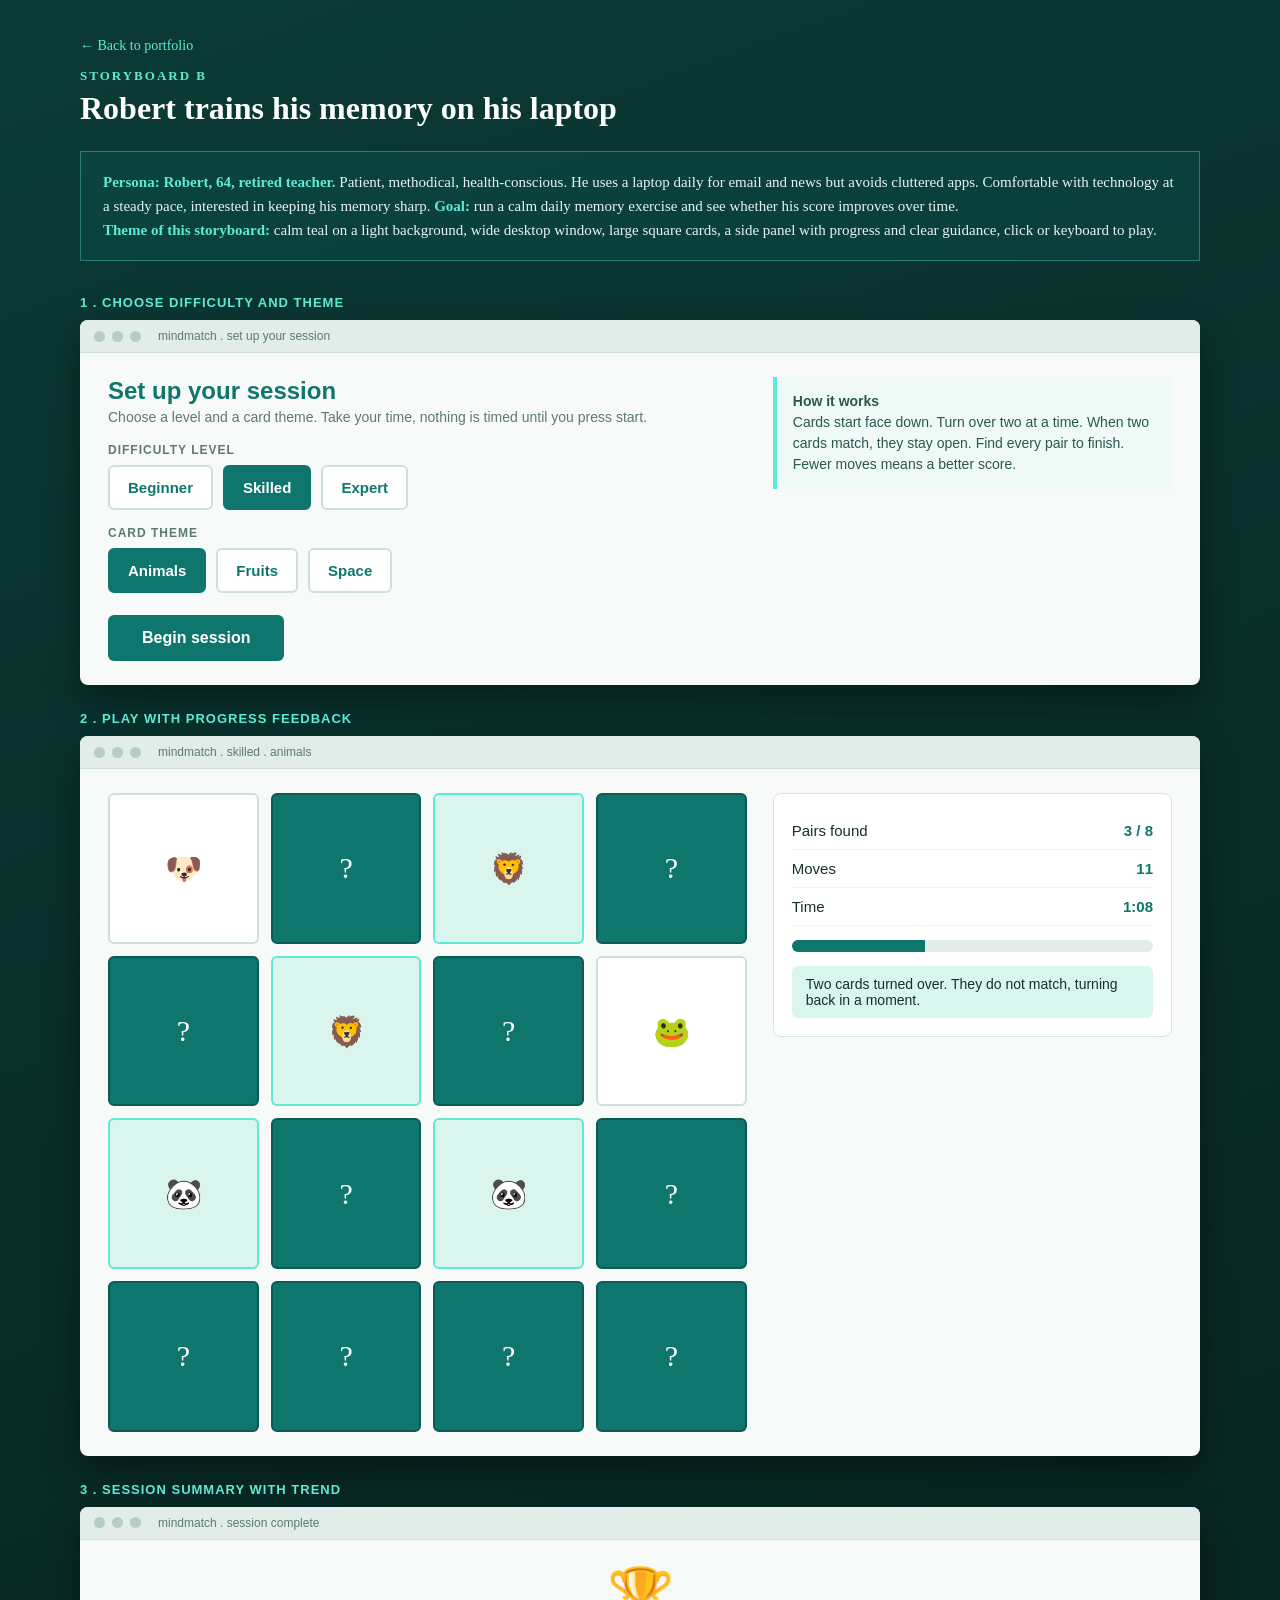
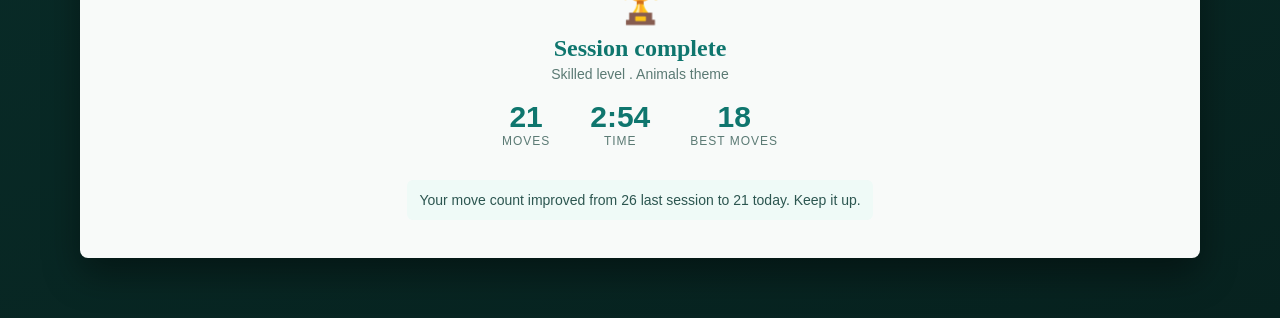
<file: storyboard-b.html>
<!doctype html>
<html lang="en">
<head>
    <meta charset="utf-8">
    <meta name="viewport" content="width=device-width, initial-scale=1">
    <title>Storyboard B - Robert - MindMatch</title>
    <style>
        /* Storyboard B: calm teal theme, desktop landscape windows, stats-focused, click + keyboard */
        :root {
            --teal: #0f766e;
            --teal-light: #5eead4;
            --sand: #f8faf9;
            --ink: #14302c;
            --slate: #5b7a74;
        }
        * { box-sizing: border-box; }
        body {
            margin: 0;
            font-family: Georgia, "Times New Roman", serif;
            background: linear-gradient(160deg, #0b3a35 0%, #07221f 100%);
            color: #e6f5f1;
            padding: 36px 18px 60px;
        }
        .head { max-width: 1120px; margin: 0 auto 24px; }
        .kicker { color: var(--teal-light); font-weight: bold; letter-spacing: 2px; font-size: 13px; text-transform: uppercase; margin: 14px 0 6px; }
        h1 { font-size: 32px; margin: 0 0 10px; color: #fff; }
        .back { color: var(--teal-light); text-decoration: none; font-size: 14px; }
        .back:hover { color: #fff; }
        .persona {
            background: rgba(15,118,110,.18);
            border: 1px solid rgba(94,234,212,.35);
            padding: 18px 22px;
            max-width: 1120px;
            margin: 0 auto 34px;
            font-size: 15px;
            line-height: 1.6;
            font-family: Georgia, serif;
        }
        .persona b { color: var(--teal-light); }

        .frames { max-width: 1120px; margin: 0 auto; display: flex; flex-direction: column; gap: 26px; }
        .frame .step {
            font-size: 13px; color: var(--teal-light); font-weight: bold; letter-spacing: 1px;
            text-transform: uppercase; margin-bottom: 10px; font-family: Verdana, sans-serif;
        }
        .window {
            background: var(--sand);
            color: var(--ink);
            border-radius: 8px;
            overflow: hidden;
            box-shadow: 0 16px 36px rgba(0,0,0,.4);
        }
        .titlebar {
            background: #e2ece9; padding: 9px 14px; display: flex; align-items: center; gap: 7px;
            border-bottom: 1px solid #cfe0db;
        }
        .dot { width: 11px; height: 11px; border-radius: 50%; background: #b6ccc6; }
        .urlbar { margin-left: 10px; font-family: Verdana, sans-serif; font-size: 12px; color: #5b7a74; }
        .screen { padding: 24px 28px; display: flex; gap: 26px; }
        .screen.center { display: block; text-align: center; }

        .col-main { flex: 1.6; }
        .col-side { flex: 1; }
        h2.s { font-size: 24px; color: var(--teal); margin: 0 0 4px; }
        .s-sub { font-size: 14px; color: var(--slate); margin: 0 0 18px; font-family: Verdana, sans-serif; }

        .seg { font-family: Verdana, sans-serif; }
        .seg-label { font-size: 12px; text-transform: uppercase; letter-spacing: 1px; color: var(--slate); font-weight: bold; margin: 16px 0 8px; }
        .choices { display: flex; gap: 10px; flex-wrap: wrap; }
        .choice {
            border: 2px solid #cfe0db; background: #fff; border-radius: 6px;
            padding: 12px 18px; font-size: 15px; font-weight: bold; color: var(--teal); cursor: default;
        }
        .choice.on { background: var(--teal); color: #fff; border-color: var(--teal); }
        .start {
            margin-top: 22px; background: var(--teal); color: #fff; border: none; border-radius: 6px;
            padding: 14px 34px; font-size: 16px; font-weight: bold; font-family: Verdana, sans-serif;
        }
        .help {
            background: #effaf7; border-left: 4px solid var(--teal-light); padding: 14px 16px;
            font-size: 14px; color: #2c5650; font-family: Verdana, sans-serif; line-height: 1.5;
        }

        .board { display: grid; grid-template-columns: repeat(4, 1fr); gap: 12px; }
        .bc {
            aspect-ratio: 1/1; border-radius: 6px; display: flex; align-items: center; justify-content: center;
            font-size: 30px; background: var(--teal); color: #fff; border: 2px solid #0b5b54;
        }
        .bc.up { background: #fff; border: 2px solid #cfe0db; color: var(--ink); }
        .bc.hit { background: #d9f5ee; border: 2px solid var(--teal-light); }
        .panel {
            background: #fff; border: 1px solid #d7e6e2; border-radius: 8px; padding: 18px; font-family: Verdana, sans-serif;
        }
        .stat-line { display: flex; justify-content: space-between; padding: 10px 0; border-bottom: 1px solid #eef4f2; font-size: 15px; }
        .stat-line:last-child { border-bottom: none; }
        .stat-line .v { font-weight: bold; color: var(--teal); }
        .progress-track { height: 12px; background: #e2ece9; border-radius: 6px; overflow: hidden; margin: 14px 0 6px; }
        .progress-fill { height: 100%; width: 50%; background: var(--teal); }
        .feedback { margin-top: 14px; background: #d9f5ee; color: #14302c; padding: 10px 14px; border-radius: 6px; font-size: 14px; }

        .trophy { font-size: 54px; }
        .end-stats { display: flex; justify-content: center; gap: 40px; margin: 18px 0; font-family: Verdana, sans-serif; }
        .end-stats .ev { font-size: 30px; font-weight: bold; color: var(--teal); }
        .end-stats .el { font-size: 12px; text-transform: uppercase; letter-spacing: 1px; color: var(--slate); }
        .trend { font-family: Verdana, sans-serif; font-size: 14px; color: #2c5650; background: #effaf7; padding: 12px; border-radius: 6px; display: inline-block; }

        @media (max-width: 760px) { .screen { flex-direction: column; } }
    </style>
</head>
<body>
    <div class="head">
        <a class="back" href="index.html">&larr; Back to portfolio</a>
        <p class="kicker">Storyboard B</p>
        <h1>Robert trains his memory on his laptop</h1>
    </div>

    <div class="persona">
        <b>Persona: Robert, 64, retired teacher.</b> Patient, methodical, health-conscious. He uses a laptop daily for email
        and news but avoids cluttered apps. Comfortable with technology at a steady pace, interested in keeping his memory sharp.
        <b>Goal:</b> run a calm daily memory exercise and see whether his score improves over time. <br>
        <b>Theme of this storyboard:</b> calm teal on a light background, wide desktop window, large square cards, a side panel
        with progress and clear guidance, click or keyboard to play.
    </div>

    <div class="frames">
        <!-- Step 1 -->
        <div class="frame">
            <div class="step">1 . Choose difficulty and theme</div>
            <div class="window">
                <div class="titlebar"><span class="dot"></span><span class="dot"></span><span class="dot"></span><span class="urlbar">mindmatch . set up your session</span></div>
                <div class="screen">
                    <div class="col-main seg">
                        <h2 class="s">Set up your session</h2>
                        <p class="s-sub">Choose a level and a card theme. Take your time, nothing is timed until you press start.</p>
                        <div class="seg-label">Difficulty level</div>
                        <div class="choices">
                            <span class="choice">Beginner</span>
                            <span class="choice on">Skilled</span>
                            <span class="choice">Expert</span>
                        </div>
                        <div class="seg-label">Card theme</div>
                        <div class="choices">
                            <span class="choice on">Animals</span>
                            <span class="choice">Fruits</span>
                            <span class="choice">Space</span>
                        </div>
                        <button class="start">Begin session</button>
                    </div>
                    <div class="col-side">
                        <div class="help">
                            <b>How it works</b><br>
                            Cards start face down. Turn over two at a time. When two cards match, they stay open.
                            Find every pair to finish. Fewer moves means a better score.
                        </div>
                    </div>
                </div>
            </div>
        </div>

        <!-- Step 2 -->
        <div class="frame">
            <div class="step">2 . Play with progress feedback</div>
            <div class="window">
                <div class="titlebar"><span class="dot"></span><span class="dot"></span><span class="dot"></span><span class="urlbar">mindmatch . skilled . animals</span></div>
                <div class="screen">
                    <div class="col-main">
                        <div class="board">
                            <div class="bc up">🐶</div>
                            <div class="bc">?</div>
                            <div class="bc hit">🦁</div>
                            <div class="bc">?</div>
                            <div class="bc">?</div>
                            <div class="bc hit">🦁</div>
                            <div class="bc">?</div>
                            <div class="bc up">🐸</div>
                            <div class="bc hit">🐼</div>
                            <div class="bc">?</div>
                            <div class="bc hit">🐼</div>
                            <div class="bc">?</div>
                            <div class="bc">?</div>
                            <div class="bc">?</div>
                            <div class="bc">?</div>
                            <div class="bc">?</div>
                        </div>
                    </div>
                    <div class="col-side">
                        <div class="panel">
                            <div class="stat-line"><span>Pairs found</span><span class="v">3 / 8</span></div>
                            <div class="stat-line"><span>Moves</span><span class="v">11</span></div>
                            <div class="stat-line"><span>Time</span><span class="v">1:08</span></div>
                            <div class="progress-track"><div class="progress-fill" style="width:37%;"></div></div>
                            <div class="feedback">Two cards turned over. They do not match, turning back in a moment.</div>
                        </div>
                    </div>
                </div>
            </div>
        </div>

        <!-- Step 3 -->
        <div class="frame">
            <div class="step">3 . Session summary with trend</div>
            <div class="window">
                <div class="titlebar"><span class="dot"></span><span class="dot"></span><span class="dot"></span><span class="urlbar">mindmatch . session complete</span></div>
                <div class="screen center">
                    <div class="trophy">🏆</div>
                    <h2 class="s" style="margin-top:8px;">Session complete</h2>
                    <p class="s-sub">Skilled level . Animals theme</p>
                    <div class="end-stats">
                        <div><div class="ev">21</div><div class="el">Moves</div></div>
                        <div><div class="ev">2:54</div><div class="el">Time</div></div>
                        <div><div class="ev">18</div><div class="el">Best moves</div></div>
                    </div>
                    <p class="trend">Your move count improved from 26 last session to 21 today. Keep it up.</p>
                </div>
            </div>
        </div>
    </div>
</body>
</html>
</file>
<file: styles.css>
body {
    font-family: Arial, Helvetica, sans-serif;
    color: #e8eaf0;
    background-color: #0d1b2a;
}

h1 {
    font-size: 56px;
    font-weight: bold;
    margin-bottom: 10px;
    color: #ffffff;
}

h2 {
    font-size: 30px;
    font-weight: bold;
    margin-bottom: 12px;
    color: #ffffff;
}

h3 {
    font-size: 19px;
    font-weight: bold;
    color: #e8eaf0;
}

/* navbar */

.navbar {
    background-color: #091220;
    border-bottom: 2px solid #e8a020;
    padding-top: 14px;
    padding-bottom: 14px;
}

.navbar-brand {
    font-weight: bold;
    font-size: 18px;
    color: #ffffff;
}

.navbar-brand:hover {
    color: #e8a020;
}

.nav-link {
    color: #8aa8c8;
}

.nav-link:hover {
    color: #f0b840;
}

.navbar-toggler {
    border-color: #2a4060;
}

/* hero header */

.main-header {
    background: linear-gradient(160deg, #0d1b2a 0%, #112640 100%);
    padding-top: 80px;
    padding-bottom: 80px;
    border-bottom: 1px solid #1e3a58;
}

.profile-image {
    width: 110px;
    height: 110px;
    border-radius: 50%;
    margin-bottom: 24px;
    border: 4px solid #e8a020;
}

.header-subtitle {
    font-size: 15px;
    letter-spacing: 1px;
    color: #e8a020;
    margin-bottom: 16px;
    font-weight: bold;
}

.header-desc {
    font-size: 16px;
    color: #7a9ab8;
    max-width: 480px;
    margin-left: auto;
    margin-right: auto;
    margin-bottom: 28px;
}

/* sections */

.page-section {
    padding-top: 70px;
    padding-bottom: 70px;
}

.grey-section {
    background: linear-gradient(160deg, #0f2035 0%, #112840 100%);
}

.section-intro {
    color: #6a8aaa;
    margin-bottom: 40px;
}

/* about info box - sky blue accent */

.info-box {
    background-color: #0d2235;
    padding: 25px;
    border-left: 4px solid #60b8e8;
    color: #b0c8e0;
}

.info-box p {
    margin-bottom: 10px;
    color: #b0c8e0;
}

.info-box p:last-child {
    margin-bottom: 0px;
}

/* timeline - steel blue accent */

.timeline {
    margin-top: 10px;
}

.timeline-item {
    display: flex;
    margin-bottom: 36px;
    align-items: flex-start;
}

.timeline-year {
    font-size: 14px;
    font-weight: bold;
    color: #4a90c4;
    min-width: 60px;
    padding-top: 3px;
}

.timeline-content {
    border-left: 3px solid #4a90c4;
    padding-left: 24px;
}

.timeline-content h3 {
    font-size: 17px;
    font-weight: bold;
    margin-bottom: 6px;
    color: #ffffff;
}

.timeline-content p {
    font-size: 14px;
    color: #6a8aaa;
    margin-bottom: 0px;
}

/* project cards */

.project-card {
    height: 100%;
    border: 1px solid #1e3a58;
    border-radius: 0px;
    background-color: #132234;
}

.project-card:hover {
    border-color: #2a5078;
}

.project-card img {
    height: 160px;
    object-fit: cover;
    border-radius: 0px;
}

.project-card .card-body {
    background-color: #132234;
}

.project-card .card-title {
    font-size: 16px;
    font-weight: bold;
    margin-bottom: 6px;
    color: #ffffff;
}

.project-card .card-text {
    font-size: 13px;
    color: #6a8aaa;
    margin-bottom: 14px;
}

/* card accent colors - shades of orange and blue */

.card-amber {
    border-top: 3px solid #e8a020;
}

.card-orange {
    border-top: 3px solid #d4741a;
}

.card-steel {
    border-top: 3px solid #4a90c4;
}

.card-sky {
    border-top: 3px solid #60b8e8;
}

/* buttons */

.btn-amber {
    background-color: #e8a020;
    color: #111111;
    border: 2px solid #e8a020;
    font-weight: bold;
}

.btn-amber:hover {
    background-color: #d4911c;
    border-color: #d4911c;
    color: #111111;
}

.btn-outline-dark {
    color: #8aa8c8;
    border-color: #2a4060;
}

.btn-outline-dark:hover {
    background-color: #1a3050;
    border-color: #60b8e8;
    color: #60b8e8;
}

/* footer */

.footer {
    background-color: #091220;
    color: #4a6a8a;
    text-align: center;
    padding-top: 28px;
    padding-bottom: 28px;
    border-top: 1px solid #1e3a58;
}

.footer p {
    margin-bottom: 4px;
    font-size: 14px;
}

/* hold pages */

.hold-page {
    min-height: 100vh;
    background-color: #0d1b2a;
    display: flex;
    align-items: center;
}

.hold-box {
    background-color: #132234;
    padding: 35px;
    border: 1px solid #1e3a58;
    color: #e8eaf0;
}

/* mobile */

@media (max-width: 768px) {

    h1 {
        font-size: 38px;
    }

    .main-header {
        padding-top: 50px;
        padding-bottom: 50px;
    }

    .timeline-item {
        flex-direction: column;
    }

    .timeline-year {
        margin-bottom: 8px;
    }

}
</file>
<file: service-styles.css>
/* === Base === */

body {
    font-family: Arial, Helvetica, sans-serif;
    background-color: #0a1820;
    color: #d0dde8;
}

h2, h3 {
    color: #ffffff;
}

/* === Navbar === */

.svc-navbar {
    background-color: #060e14;
    border-bottom: 2px solid #10b89a;
    padding: 14px 0;
}

.svc-brand {
    font-size: 20px;
    font-weight: bold;
    color: #ffffff;
    text-decoration: none;
}

.svc-brand:hover {
    color: #10b89a;
}

.brand-leaf {
    color: #10b89a;
    margin-right: 4px;
}

.svc-nav-link {
    color: #6a9ab0;
    text-decoration: none;
    margin-right: 4px;
}

.svc-nav-link:hover {
    color: #10b89a;
}

.navbar-toggler {
    border-color: #1a3a4a;
}

.navbar-toggler-icon {
    background-image: url("data:image/svg+xml,%3csvg xmlns='http://www.w3.org/2000/svg' viewBox='0 0 30 30'%3e%3cpath stroke='rgba%2816, 184, 154, 0.9%29' stroke-linecap='round' stroke-miterlimit='10' stroke-width='2' d='M4 7h22M4 15h22M4 23h22'/%3e%3c/svg%3e");
}

/* === Buttons === */

.btn-teal {
    background-color: #e8a020;
    color: #0a1010;
    border: 2px solid #e8a020;
    font-weight: bold;
    padding: 9px 22px;
}

.btn-teal:hover {
    background-color: #d4911c;
    border-color: #d4911c;
    color: #0a1010;
}

.btn-outline-teal {
    background-color: transparent;
    color: #6a9ab0;
    border: 2px solid #1e4060;
    padding: 9px 22px;
}

.btn-outline-teal:hover {
    background-color: #0c2535;
    border-color: #10b89a;
    color: #10b89a;
}

/* === Hero === */

.svc-hero {
    background: linear-gradient(160deg, #060e14 0%, #091e2c 50%, #060f16 100%);
    padding: 100px 0;
    text-align: center;
    border-bottom: 1px solid #0c2e3a;
}

.hero-tag {
    font-size: 11px;
    font-weight: bold;
    letter-spacing: 3px;
    color: #10b89a;
    text-transform: uppercase;
    margin-bottom: 18px;
}

.hero-title {
    font-size: 54px;
    font-weight: bold;
    color: #ffffff;
    margin-bottom: 18px;
    line-height: 1.1;
}

.hero-sub {
    font-size: 17px;
    color: #6a9ab0;
    max-width: 500px;
    margin: 0 auto 36px;
    line-height: 1.7;
}

/* === Sections === */

.svc-section {
    padding: 80px 0;
}

.svc-dark-section {
    background: linear-gradient(160deg, #060f16 0%, #08202e 100%);
}

.svc-heading {
    font-size: 30px;
    font-weight: bold;
    color: #ffffff;
    margin-bottom: 10px;
    padding-bottom: 14px;
    position: relative;
}

.svc-heading::after {
    content: "";
    display: block;
    width: 46px;
    height: 3px;
    background-color: #10b89a;
    margin-top: 10px;
}

.svc-intro {
    color: #5a8298;
    margin-bottom: 40px;
    font-size: 15px;
}

/* === Service Cards === */

.service-card {
    background-color: #0c2030;
    border: 1px solid #1a3a50;
    border-top: 3px solid #10b89a;
    padding: 28px;
    height: 100%;
}

.service-card:hover {
    border-color: #1e5068;
    border-top-color: #e8a020;
}

.service-icon {
    font-size: 26px;
    color: #10b89a;
    margin-bottom: 14px;
}

.service-card h3 {
    font-size: 18px;
    font-weight: bold;
    color: #ffffff;
    margin-bottom: 10px;
}

.service-desc {
    font-size: 14px;
    color: #5a8298;
    margin-bottom: 18px;
    line-height: 1.65;
}

.service-meta {
    display: flex;
    justify-content: space-between;
    align-items: center;
    padding-top: 14px;
    border-top: 1px solid #1a3a50;
    margin-bottom: 18px;
}

.service-duration {
    font-size: 13px;
    color: #6a9ab0;
}

.service-price {
    font-size: 20px;
    font-weight: bold;
    color: #e8a020;
}

.btn-book {
    background-color: transparent;
    color: #10b89a;
    border: 1px solid #10b89a;
    font-size: 14px;
    padding: 7px 18px;
    width: 100%;
    cursor: pointer;
}

.btn-book:hover {
    background-color: #10b89a;
    color: #060e14;
    font-weight: bold;
}

/* === Features === */

.feature-card {
    text-align: center;
    padding: 34px 24px;
    background-color: #0c2030;
    border: 1px solid #1a3a50;
    height: 100%;
}

.feature-icon {
    font-size: 38px;
    margin-bottom: 16px;
}

.feature-card h3 {
    font-size: 17px;
    font-weight: bold;
    color: #ffffff;
    margin-bottom: 10px;
}

.feature-card p {
    font-size: 14px;
    color: #5a8298;
    line-height: 1.65;
    margin-bottom: 0;
}

/* === Booking — Step Indicators === */

.step-indicators {
    display: flex;
    align-items: center;
    justify-content: center;
    margin-bottom: 40px;
    flex-wrap: wrap;
    gap: 4px;
}

.step-indicator {
    display: flex;
    flex-direction: column;
    align-items: center;
    gap: 6px;
}

.step-num {
    width: 38px;
    height: 38px;
    border-radius: 50%;
    background-color: #182e3a;
    color: #5a8298;
    font-weight: bold;
    font-size: 15px;
    display: flex;
    align-items: center;
    justify-content: center;
    border: 2px solid #1e3a50;
}

.step-label {
    font-size: 12px;
    color: #5a8298;
    white-space: nowrap;
}

.step-line {
    flex: 1;
    height: 2px;
    background-color: #1e3a50;
    max-width: 80px;
    min-width: 30px;
    margin-bottom: 22px;
}

.step-active .step-num {
    background-color: #10b89a;
    color: #060e14;
    border-color: #10b89a;
}

.step-active .step-label {
    color: #10b89a;
    font-weight: bold;
}

.step-done .step-num {
    background-color: #0a6858;
    color: #ffffff;
    border-color: #0a6858;
}

.step-done .step-label {
    color: #0a8a72;
}

/* === Booking — Form Box === */

.booking-box {
    background-color: #0c2030;
    border: 1px solid #1a3a50;
    padding: 40px;
    max-width: 700px;
    margin: 0 auto;
}

.step-title {
    font-size: 20px;
    font-weight: bold;
    color: #ffffff;
    margin-bottom: 26px;
    padding-bottom: 14px;
    border-bottom: 1px solid #1a3a50;
}

.svc-label {
    color: #7aaabb;
    font-size: 14px;
    margin-bottom: 6px;
    display: block;
}

.svc-select,
.svc-input {
    background-color: #091620;
    border: 1px solid #1e3a50;
    color: #d0dde8;
    font-size: 15px;
    color-scheme: dark;
}

input[type="date"]::-webkit-calendar-picker-indicator {
    filter: invert(0.7);
    cursor: pointer;
}

.svc-select:focus,
.svc-input:focus {
    background-color: #091620;
    border-color: #10b89a;
    color: #d0dde8;
    box-shadow: 0 0 0 3px rgba(16, 184, 154, 0.15);
    outline: none;
}

.svc-select option {
    background-color: #091620;
    color: #d0dde8;
}

textarea.svc-input {
    resize: vertical;
}

/* === Time Slots === */

.time-slots-grid {
    display: flex;
    flex-wrap: wrap;
    gap: 10px;
    margin-top: 4px;
}

.time-btn {
    background-color: #091620;
    color: #6a9ab0;
    border: 1px solid #1e3a50;
    padding: 9px 16px;
    font-size: 14px;
    cursor: pointer;
    transition: border-color 0.15s, color 0.15s;
}

.time-btn:hover {
    border-color: #10b89a;
    color: #10b89a;
}

.time-btn-selected {
    background-color: #10b89a;
    color: #060e14;
    border-color: #10b89a;
    font-weight: bold;
}

.svc-error {
    color: #e07a6a;
    font-size: 14px;
    margin-top: 10px;
    padding: 9px 14px;
    background-color: rgba(224, 122, 106, 0.08);
    border-left: 3px solid #e07a6a;
}

/* === Confirmation === */

.confirm-box {
    padding: 30px;
    background-color: rgba(16, 184, 154, 0.06);
    border: 1px solid #0a6858;
    margin-bottom: 28px;
    text-align: center;
}

.confirm-check {
    width: 56px;
    height: 56px;
    background-color: #10b89a;
    color: #060e14;
    border-radius: 50%;
    font-size: 28px;
    font-weight: bold;
    display: flex;
    align-items: center;
    justify-content: center;
    margin: 0 auto 18px;
}

.confirm-box h3 {
    color: #10b89a;
    font-size: 22px;
    margin-bottom: 8px;
}

.confirm-box p {
    color: #6a9ab0;
    font-size: 14px;
    margin-bottom: 0;
}

.confirm-details {
    border: 1px solid #1a3a50;
}

.confirm-row {
    display: flex;
    justify-content: space-between;
    align-items: center;
    padding: 13px 22px;
    border-bottom: 1px solid #1a3a50;
}

.confirm-row:last-child {
    border-bottom: none;
}

.confirm-label {
    font-size: 12px;
    color: #5a8298;
    font-weight: bold;
    text-transform: uppercase;
    letter-spacing: 0.6px;
}

.confirm-value {
    font-size: 15px;
    color: #d0dde8;
}

/* === Contact === */

.contact-item {
    text-align: center;
    padding: 24px 16px;
}

.contact-icon {
    font-size: 34px;
    margin-bottom: 12px;
}

.contact-item h3 {
    font-size: 17px;
    font-weight: bold;
    color: #10b89a;
    margin-bottom: 10px;
}

.contact-item p {
    font-size: 14px;
    color: #6a9ab0;
    margin-bottom: 4px;
}

.contact-note {
    font-size: 12px;
    color: #405a6a;
}

.hours-box {
    background-color: #0c2030;
    border: 1px solid #1a3a50;
    border-left: 4px solid #10b89a;
    padding: 26px 30px;
    margin-top: 48px;
}

.hours-box h3 {
    font-size: 17px;
    font-weight: bold;
    color: #10b89a;
    margin-bottom: 14px;
}

.hours-box p {
    font-size: 14px;
    color: #6a9ab0;
    margin-bottom: 6px;
}

/* === Footer === */

.svc-footer {
    background-color: #030a0e;
    border-top: 1px solid #0c2e3a;
    padding: 28px 0;
    text-align: center;
}

.svc-footer p {
    font-size: 14px;
    color: #304a58;
    margin-bottom: 4px;
}

.svc-footer a {
    color: #10b89a;
    text-decoration: none;
}

.svc-footer a:hover {
    text-decoration: underline;
}

/* === Mobile === */

@media (max-width: 768px) {

    .hero-title {
        font-size: 36px;
    }

    .svc-hero {
        padding: 70px 0;
    }

    .booking-box {
        padding: 24px 18px;
    }

    .step-line {
        max-width: 36px;
        min-width: 16px;
    }

    .confirm-row {
        flex-direction: column;
        align-items: flex-start;
        gap: 4px;
    }

}
</file>
